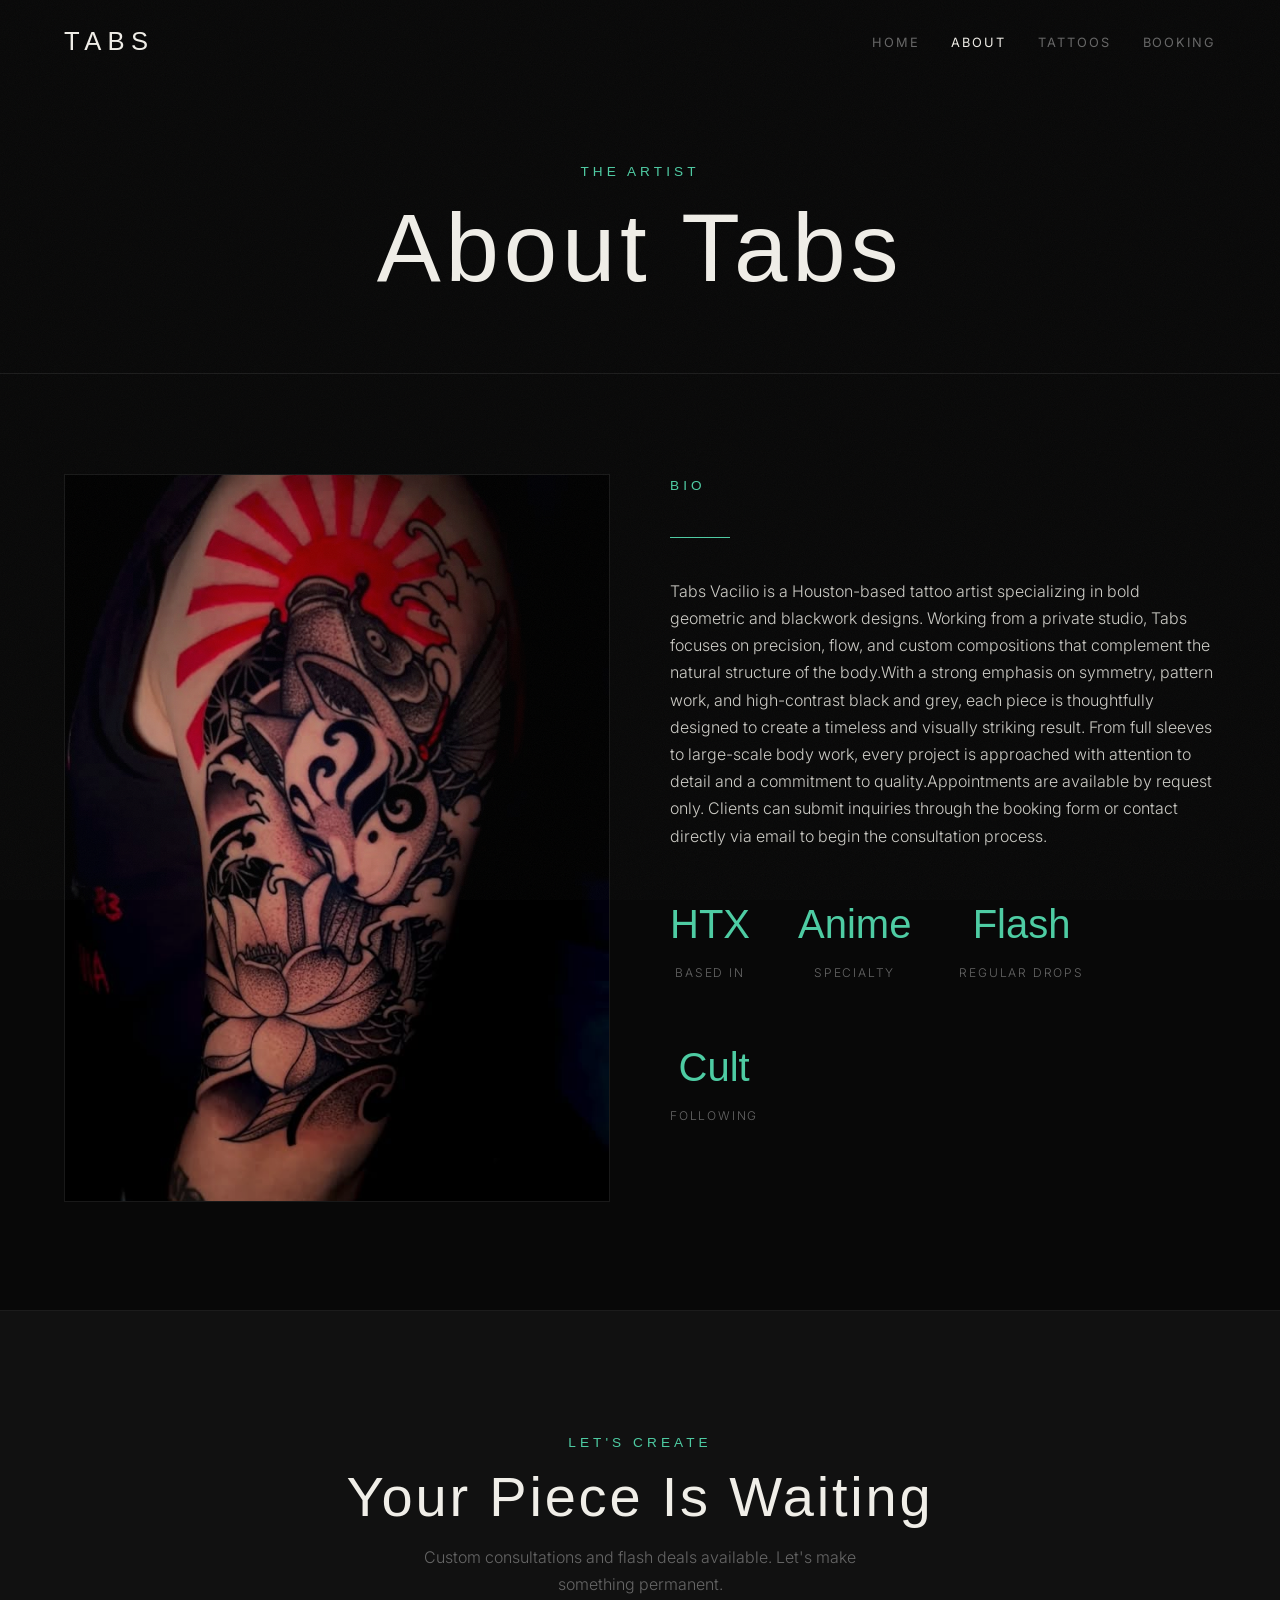
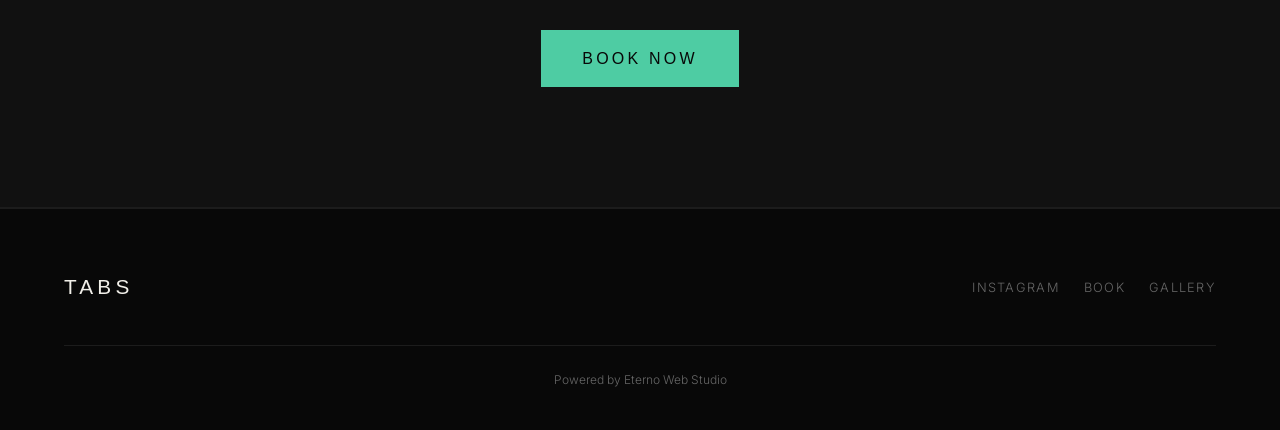
<file: about.html>
<!DOCTYPE html>
<html lang="en">
<head>
  <meta charset="UTF-8">
  <meta name="viewport" content="width=device-width, initial-scale=1.0">
  <title>About — Tabs Vacilio | Anime Tattoo Artist Houston</title>
  <meta name="description" content="Meet Tabs Vacilio — Houston's anime and manga tattoo specialist. Bold linework, stippled shading, and a cult following for a reason.">
  <link rel="preconnect" href="https://fonts.googleapis.com">
  <link rel="preconnect" href="https://fonts.gstatic.com" crossorigin>
  <link href="https://fonts.googleapis.com/css2?family=Cormorant+Garamond:wght@300;400;500;600;700;800;900&family=Inter:wght@300;400;500;600;700;800;900&display=swap" rel="stylesheet">
  <style>
/* ============================================
   TABS VACILIO — Premium Tattoo Artist Site
   Dark streetwear × manga editorial
   ============================================ */

/* --- Reset & Base --- */
*, *::before, *::after { margin: 0; padding: 0; box-sizing: border-box; }

:root {
  --bg: #080808;
  --bg2: #111111;
  --text: #F0EEE8;
  --accent: #4ECCA3;
  --red: #E63946;
  --muted: #666666;
  --divider: #1C1C1C;
  --grain-opacity: 0.035;
}

html { scroll-behavior: smooth; font-size: 16px; }

body {
  font-family: 'Inter', sans-serif;
  font-weight: 300;
  background: var(--bg);
  color: var(--text);
  line-height: 1.7;
  overflow-x: hidden;
  position: relative;
}

/* Film grain overlay */
body::after {
  content: '';
  position: fixed;
  inset: 0;
  pointer-events: none;
  z-index: 9999;
  opacity: var(--grain-opacity);
  background-image: url("data:image/svg+xml,%3Csvg viewBox='0 0 256 256' xmlns='http://www.w3.org/2000/svg'%3E%3Cfilter id='n'%3E%3CfeTurbulence type='fractalNoise' baseFrequency='0.85' numOctaves='4' stitchTiles='stitch'/%3E%3C/filter%3E%3Crect width='100%25' height='100%25' filter='url(%23n)'/%3E%3C/svg%3E");
  background-repeat: repeat;
  background-size: 200px;
}

/* --- Typography --- */
h1, h2, h3, h4, h5 {
  font-family: 'Bebas Neue', sans-serif;
  font-weight: 400;
  letter-spacing: 0.05em;
  line-height: 1.1;
}

h1 { font-size: clamp(3rem, 8vw, 6rem); }
h2 { font-size: clamp(2rem, 5vw, 3.5rem); }
h3 { font-size: clamp(1.4rem, 3vw, 2rem); }

p { font-weight: 300; }

a {
  color: var(--accent);
  text-decoration: none;
  transition: color 0.3s ease;
}
a:hover { color: #fff; }

/* --- Layout --- */
.container {
  max-width: 1200px;
  margin: 0 auto;
  padding: 0 24px;
}

.section {
  padding: 100px 0;
}

.section-label {
  font-family: 'Bebas Neue', sans-serif;
  font-size: 0.85rem;
  letter-spacing: 0.3em;
  text-transform: uppercase;
  color: var(--accent);
  margin-bottom: 12px;
  display: block;
}

.divider {
  width: 60px;
  height: 1px;
  background: var(--accent);
  margin: 40px 0;
}

.divider--center {
  margin-left: auto;
  margin-right: auto;
}

/* --- Navigation --- */
.nav {
  position: fixed;
  top: 0;
  left: 0;
  right: 0;
  z-index: 1000;
  padding: 20px 0;
  transition: background 0.4s ease, padding 0.4s ease;
}

.nav.scrolled {
  background: rgba(8, 8, 8, 0.95);
  backdrop-filter: blur(12px);
  -webkit-backdrop-filter: blur(12px);
  padding: 12px 0;
  border-bottom: 1px solid var(--divider);
}

.nav .container {
  display: flex;
  justify-content: space-between;
  align-items: center;
}

.nav-logo {
  font-family: 'Bebas Neue', sans-serif;
  font-size: 1.6rem;
  letter-spacing: 0.25em;
  color: var(--text);
  text-decoration: none;
}
.nav-logo:hover { color: var(--accent); }

.nav-links {
  list-style: none;
  display: flex;
  gap: 32px;
}

.nav-links a {
  font-family: 'Inter', sans-serif;
  font-weight: 400;
  font-size: 0.8rem;
  letter-spacing: 0.15em;
  text-transform: uppercase;
  color: var(--muted);
  transition: color 0.3s ease;
}
.nav-links a:hover,
.nav-links a.active { color: var(--text); }

/* Hamburger */
.nav-toggle {
  display: none;
  flex-direction: column;
  gap: 5px;
  cursor: pointer;
  background: none;
  border: none;
  padding: 4px;
}
.nav-toggle span {
  display: block;
  width: 24px;
  height: 2px;
  background: var(--text);
  transition: transform 0.3s, opacity 0.3s;
}
.nav-toggle.open span:nth-child(1) { transform: rotate(45deg) translate(5px, 5px); }
.nav-toggle.open span:nth-child(2) { opacity: 0; }
.nav-toggle.open span:nth-child(3) { transform: rotate(-45deg) translate(5px, -5px); }

@media (max-width: 768px) {
  .nav-toggle { display: flex; }
  .nav-links {
    display: none !important;
    position: fixed;
    top: 0; left: 0; right: 0; bottom: 0;
    height: 100vh;
    height: 100dvh;
    background: rgba(8, 8, 8, 1);
    flex-direction: column;
    align-items: center;
    justify-content: center;
    gap: 40px;
    z-index: 999;
  }
  .nav-links.open { display: flex !important; }
  .nav-links a { font-size: 1.2rem; color: var(--text); }
}

/* --- Hero --- */
.hero {
  position: relative;
  height: 100vh;
  min-height: 600px;
  display: flex;
  align-items: flex-end;
  overflow: hidden;
}

.hero-bg {
  position: absolute;
  inset: 0;
  background-size: cover;
  background-position: center;
  filter: brightness(0.4);
  transform: scale(1.05);
  transition: transform 8s ease-out;
}

.hero.loaded .hero-bg { transform: scale(1); }

.hero-overlay {
  position: absolute;
  inset: 0;
  background: linear-gradient(to top, var(--bg) 0%, transparent 50%, rgba(8,8,8,0.3) 100%);
}

.hero-content {
  position: relative;
  z-index: 2;
  padding: 0 24px 80px;
  max-width: 1200px;
  margin: 0 auto;
  width: 100%;
}

.hero-content h1 {
  margin-bottom: 16px;
}

.hero-content h1 .accent { color: var(--accent); }

.hero-tagline {
  font-size: 1.1rem;
  font-weight: 300;
  color: var(--muted);
  max-width: 500px;
  margin-bottom: 32px;
}

/* --- Buttons --- */
.btn {
  display: inline-block;
  font-family: 'Bebas Neue', sans-serif;
  font-size: 1rem;
  letter-spacing: 0.2em;
  padding: 14px 40px;
  border: 1px solid var(--accent);
  color: var(--accent);
  background: transparent;
  cursor: pointer;
  transition: all 0.35s ease;
  text-transform: uppercase;
}
.btn:hover {
  background: var(--accent);
  color: var(--bg);
}

.btn--solid {
  background: var(--accent);
  color: var(--bg);
}
.btn--solid:hover {
  background: transparent;
  color: var(--accent);
}

/* --- Gallery Grid --- */
.gallery-grid {
  display: grid;
  grid-template-columns: repeat(3, 1fr);
  gap: 8px;
}

.gallery-item {
  position: relative;
  overflow: hidden;
  aspect-ratio: 1;
  cursor: pointer;
}

.gallery-item img {
  width: 100%;
  height: 100%;
  object-fit: cover;
  transition: transform 0.6s cubic-bezier(0.25, 0, 0.25, 1), filter 0.4s ease;
  filter: brightness(0.85) saturate(0.9);
}

.gallery-item:hover img {
  transform: scale(1.08);
  filter: brightness(1) saturate(1);
}

.gallery-item::after {
  content: '';
  position: absolute;
  inset: 0;
  border: 2px solid transparent;
  transition: border-color 0.4s ease, box-shadow 0.4s ease;
  pointer-events: none;
}

.gallery-item:hover::after {
  border-color: var(--accent);
  box-shadow: inset 0 0 30px rgba(78, 204, 163, 0.1);
}

@media (max-width: 768px) { .gallery-grid { grid-template-columns: repeat(2, 1fr); } }
@media (max-width: 480px) { .gallery-grid { grid-template-columns: 1fr; } }

/* --- Masonry Gallery --- */
.masonry-grid {
  columns: 3;
  column-gap: 8px;
}
.masonry-item {
  break-inside: avoid;
  margin-bottom: 8px;
  position: relative;
  overflow: hidden;
  cursor: pointer;
}
.masonry-item img {
  width: 100%;
  display: block;
  transition: transform 0.6s cubic-bezier(0.25, 0, 0.25, 1), filter 0.4s ease;
  filter: brightness(0.85) saturate(0.9);
}
.masonry-item:hover img {
  transform: scale(1.05);
  filter: brightness(1) saturate(1);
}
.masonry-item::after {
  content: '';
  position: absolute;
  inset: 0;
  border: 2px solid transparent;
  transition: border-color 0.4s ease, box-shadow 0.4s ease;
  pointer-events: none;
}
.masonry-item:hover::after {
  border-color: var(--accent);
  box-shadow: inset 0 0 30px rgba(78, 204, 163, 0.1);
}

@media (max-width: 768px) { .masonry-grid { columns: 2; } }
@media (max-width: 480px) { .masonry-grid { columns: 1; } }

/* --- Lightbox --- */
.lightbox {
  position: fixed;
  inset: 0;
  z-index: 10000;
  background: rgba(0, 0, 0, 0.95);
  display: flex;
  align-items: center;
  justify-content: center;
  opacity: 0;
  visibility: hidden;
  transition: opacity 0.4s ease, visibility 0.4s ease;
}
.lightbox.active { opacity: 1; visibility: visible; }

.lightbox img {
  max-width: 90vw;
  max-height: 90vh;
  object-fit: contain;
  border: 1px solid var(--divider);
}

.lightbox-close {
  position: absolute;
  top: 24px;
  right: 24px;
  font-size: 2rem;
  color: var(--text);
  cursor: pointer;
  background: none;
  border: none;
  font-family: 'Inter', sans-serif;
  font-weight: 200;
  line-height: 1;
  transition: color 0.3s;
}
.lightbox-close:hover { color: var(--accent); }

.lightbox-nav {
  position: absolute;
  top: 50%;
  transform: translateY(-50%);
  font-size: 2.5rem;
  color: var(--text);
  cursor: pointer;
  background: none;
  border: none;
  padding: 20px;
  transition: color 0.3s;
  font-weight: 200;
}
.lightbox-nav:hover { color: var(--accent); }
.lightbox-prev { left: 12px; }
.lightbox-next { right: 12px; }

/* --- About Page --- */
.about-grid {
  display: grid;
  grid-template-columns: 1fr 1fr;
  gap: 60px;
  align-items: start;
}
.about-portrait {
  width: 100%;
  aspect-ratio: 3/4;
  object-fit: cover;
  filter: brightness(0.9);
  border: 1px solid var(--divider);
}
.about-text p { margin-bottom: 20px; color: rgba(240, 238, 232, 0.85); }

.stats-row {
  display: flex;
  gap: 48px;
  margin-top: 40px;
  flex-wrap: wrap;
}
.stat { text-align: center; }
.stat-number {
  font-family: 'Bebas Neue', sans-serif;
  font-size: 2.5rem;
  color: var(--accent);
  display: block;
}
.stat-label {
  font-size: 0.75rem;
  letter-spacing: 0.15em;
  text-transform: uppercase;
  color: var(--muted);
}

@media (max-width: 768px) {
  .about-grid { grid-template-columns: 1fr; gap: 40px; }
  .stats-row { gap: 32px; }
}

/* --- Booking Form --- */
.booking-grid {
  display: grid;
  grid-template-columns: 1fr 1fr;
  gap: 60px;
}

.form-group { margin-bottom: 24px; }

.form-group label {
  display: block;
  font-size: 0.75rem;
  letter-spacing: 0.15em;
  text-transform: uppercase;
  color: var(--muted);
  margin-bottom: 8px;
}

.form-group input,
.form-group textarea,
.form-group select {
  width: 100%;
  padding: 14px 16px;
  background: var(--bg2);
  border: 1px solid var(--divider);
  color: var(--text);
  font-family: 'Inter', sans-serif;
  font-size: 0.95rem;
  font-weight: 300;
  transition: border-color 0.3s;
  -webkit-appearance: none;
  border-radius: 0;
}
.form-group input:focus,
.form-group textarea:focus,
.form-group select:focus {
  outline: none;
  border-color: var(--accent);
}
.form-group textarea { min-height: 140px; resize: vertical; }

.flash-card {
  background: var(--bg2);
  border: 1px solid var(--divider);
  padding: 32px;
  margin-bottom: 24px;
}
.flash-card h3 { color: var(--accent); margin-bottom: 12px; }
.flash-card .price {
  font-family: 'Bebas Neue', sans-serif;
  font-size: 2.2rem;
  color: var(--text);
}
.flash-card .price-note {
  font-size: 0.85rem;
  color: var(--muted);
}

@media (max-width: 768px) {
  .booking-grid { grid-template-columns: 1fr; }
}

/* --- Testimonials --- */
.testimonial-card {
  background: var(--bg2);
  border: 1px solid var(--divider);
  padding: 40px;
  margin-bottom: 24px;
  position: relative;
}
.testimonial-card::before {
  content: '"';
  font-family: 'Bebas Neue', sans-serif;
  font-size: 6rem;
  color: var(--accent);
  opacity: 0.15;
  position: absolute;
  top: 8px;
  left: 24px;
  line-height: 1;
}
.testimonial-text {
  font-style: italic;
  font-weight: 300;
  margin-bottom: 20px;
  color: rgba(240, 238, 232, 0.85);
  position: relative;
  z-index: 1;
}
.testimonial-author {
  font-size: 0.8rem;
  letter-spacing: 0.15em;
  text-transform: uppercase;
  color: var(--muted);
}

/* --- CTA Section --- */
.cta-section {
  text-align: center;
  padding: 120px 24px;
  background: var(--bg2);
  border-top: 1px solid var(--divider);
  border-bottom: 1px solid var(--divider);
}
.cta-section h2 { margin-bottom: 16px; }
.cta-section p { color: var(--muted); margin-bottom: 32px; max-width: 500px; margin-left: auto; margin-right: auto; }

/* --- Footer --- */
.footer {
  padding: 60px 0 40px;
  border-top: 1px solid var(--divider);
}
.footer-inner {
  display: flex;
  justify-content: space-between;
  align-items: center;
  flex-wrap: wrap;
  gap: 20px;
}
.footer-logo {
  font-family: 'Bebas Neue', sans-serif;
  font-size: 1.3rem;
  letter-spacing: 0.2em;
  color: var(--text);
}
.footer-links {
  display: flex;
  gap: 24px;
  list-style: none;
}
.footer-links a {
  font-size: 0.8rem;
  color: var(--muted);
  letter-spacing: 0.1em;
  text-transform: uppercase;
}
.footer-links a:hover { color: var(--accent); }

.footer-bottom {
  text-align: center;
  margin-top: 40px;
  padding-top: 24px;
  border-top: 1px solid var(--divider);
  font-size: 0.75rem;
  color: var(--muted);
}
.footer-bottom a { color: var(--muted); }
.footer-bottom a:hover { color: var(--accent); }

/* --- Page Header (inner pages) --- */
.page-header {
  padding: 160px 0 60px;
  text-align: center;
  border-bottom: 1px solid var(--divider);
}
.page-header h1 { margin-bottom: 12px; }
.page-header p { color: var(--muted); font-size: 1rem; }

/* --- Scroll Animations --- */
.fade-up {
  opacity: 1;
  transform: none;
  transition: opacity 0.8s cubic-bezier(0.25, 0, 0.25, 1), transform 0.8s cubic-bezier(0.25, 0, 0.25, 1);
}
.fade-up.visible {
  opacity: 1;
  transform: translateY(0);
}

/* --- Utilities --- */
.text-center { text-align: center; }
.mt-60 { margin-top: 60px; }
.mb-40 { margin-bottom: 40px; }
.text-muted { color: var(--muted); }

/* Red accent — used sparingly */
.accent-red { color: var(--red); }

/* Selection */
::selection { background: var(--accent); color: var(--bg); }

</style>
</head>
<body>

  <!-- Navigation -->
  <nav class="nav scrolled">
    <div class="container">
      <a href="index.html" class="nav-logo">TABS</a>
      <button class="nav-toggle" aria-label="Menu">
        <span></span><span></span><span></span>
      </button>
      <ul class="nav-links">
        <li><a href="index.html">Home</a></li>
        <li><a href="about.html" class="active">About</a></li>
        <li><a href="tattoos.html">Tattoos</a></li>
        <li><a href="booking.html">Booking</a></li>
        
      </ul>
    </div>
  </nav>

  <!-- Page Header -->
  <div class="page-header">
    <div class="container">
      <span class="section-label">The Artist</span>
      <h1>About Tabs</h1>
    </div>
  </div>

  <!-- About Content -->
  <section class="section">
    <div class="container">
      <div class="about-grid">
        <div class="fade-up">
          <img src="img/photo_08.jpg" alt="Tabs Vacilio tattoo work" class="about-portrait">
        </div>
        <div class="fade-up">
          <span class="section-label">Bio</span>
          <h2></h2>
          <div class="divider"></div>
          <div class="about-text">
              <p>Tabs Vacilio is a Houston-based tattoo artist specializing in bold geometric and blackwork designs. Working from a private studio, Tabs focuses on precision, flow, and custom compositions that complement the natural structure of the body.With a strong emphasis on symmetry, pattern work, and high-contrast black and grey, each piece is thoughtfully designed to create a timeless and visually striking result. From full sleeves to large-scale body work, every project is approached with attention to detail and a commitment to quality.Appointments are available by request only. Clients can submit inquiries through the booking form or contact directly via email to begin the consultation process.</p>
            </div>
          <div class="stats-row">
            <div class="stat">
              <span class="stat-number">HTX</span>
              <span class="stat-label">Based In</span>
            </div>
            <div class="stat">
              <span class="stat-number">Anime</span>
              <span class="stat-label">Specialty</span>
            </div>
            <div class="stat">
              <span class="stat-number">Flash</span>
              <span class="stat-label">Regular Drops</span>
            </div>
            <div class="stat">
              <span class="stat-number">Cult</span>
              <span class="stat-label">Following</span>
            </div>
          </div>
        </div>
      </div>
    </div>
  </section>

  <!-- CTA -->
  <section class="cta-section">
    <div class="container fade-up">
      <span class="section-label">Let's Create</span>
      <h2>Your Piece Is Waiting</h2>
      <p>Custom consultations and flash deals available. Let's make something permanent.</p>
      <a href="booking.html" class="btn btn--solid">Book Now</a>
    </div>
  </section>

  <!-- Footer -->
  <footer class="footer">
    <div class="container">
      <div class="footer-inner">
        <div class="footer-logo">TABS</div>
        <ul class="footer-links">
          <li><a href="https://instagram.com/tabs___" target="_blank" rel="noopener">Instagram</a></li>
          <li><a href="booking.html">Book</a></li>
          <li><a href="tattoos.html">Gallery</a></li>
        </ul>
      </div>
      <div class="footer-bottom">
        <p>Powered by <a href="https://eternowebstudio.com" target="_blank" rel="noopener">Eterno Web Studio</a></p>
      </div>
    </div>
  </footer>

  <script src="js/main.js"></script>
</body>
</html>
</file>
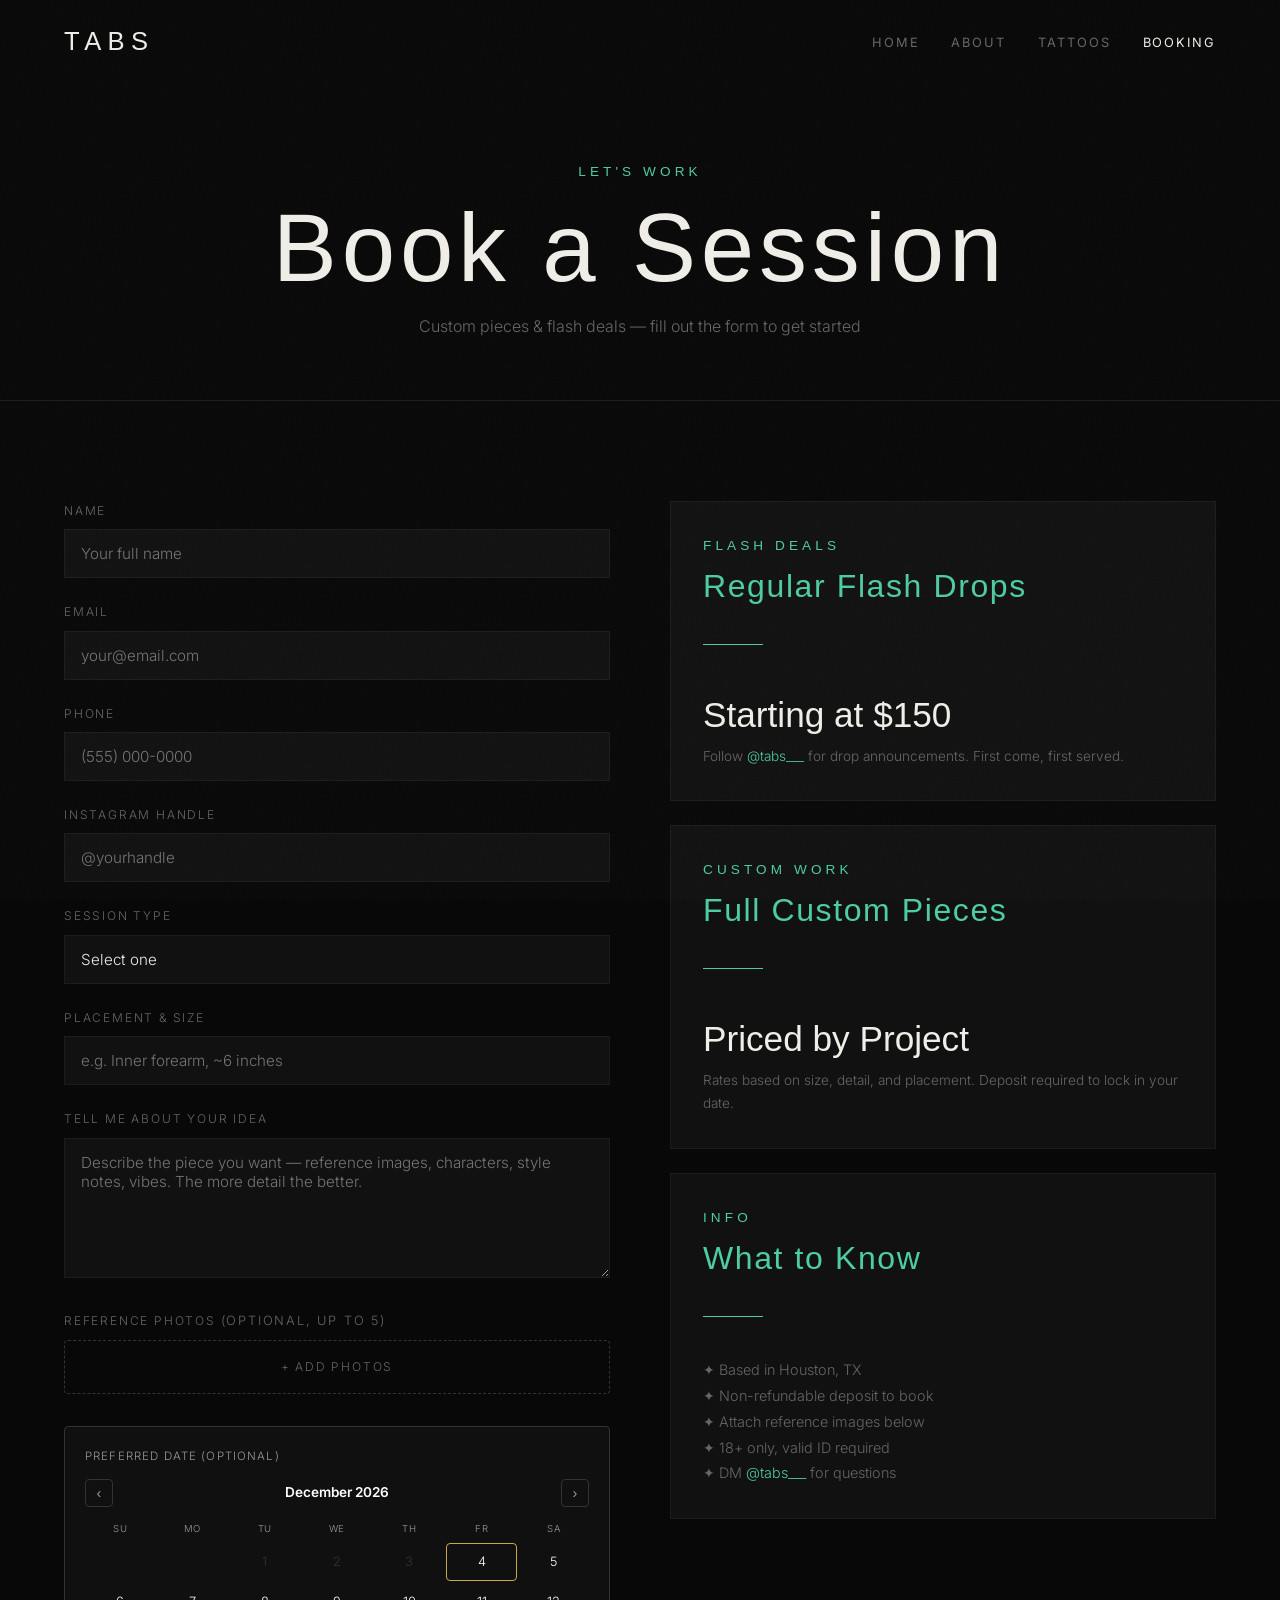
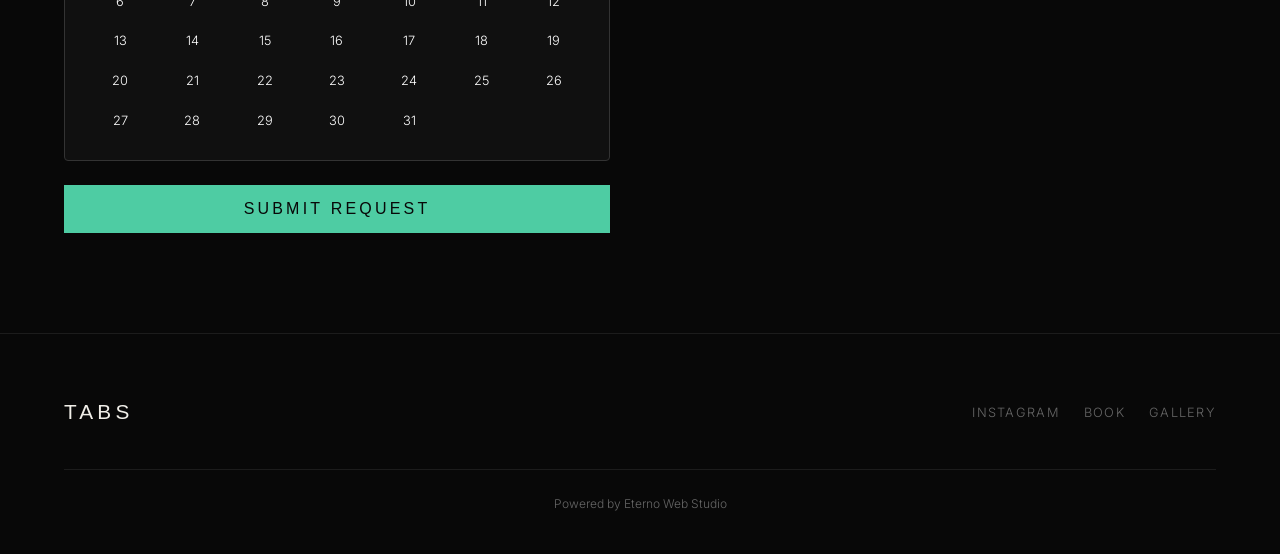
<file: booking.html>
<!DOCTYPE html>
<html lang="en">
<head>
  <meta charset="UTF-8">
  <meta name="viewport" content="width=device-width, initial-scale=1.0">
  <title>Booking — Tabs Vacilio | Schedule Your Tattoo</title>
  <meta name="description" content="Book a tattoo session with Tabs Vacilio in Houston, TX. Custom anime pieces, flash deals, and consultations available.">
  <link rel="preconnect" href="https://fonts.googleapis.com">
  <link rel="preconnect" href="https://fonts.gstatic.com" crossorigin>
  <link href="https://fonts.googleapis.com/css2?family=Cormorant+Garamond:wght@300;400;500;600;700;800;900&family=Inter:wght@300;400;500;600;700;800;900&display=swap" rel="stylesheet">
  <style>
/* ============================================
   TABS VACILIO — Premium Tattoo Artist Site
   Dark streetwear × manga editorial
   ============================================ */

/* --- Reset & Base --- */
*, *::before, *::after { margin: 0; padding: 0; box-sizing: border-box; }

:root {
  --bg: #080808;
  --bg2: #111111;
  --text: #F0EEE8;
  --accent: #4ECCA3;
  --red: #E63946;
  --muted: #666666;
  --divider: #1C1C1C;
  --grain-opacity: 0.035;
}

html { scroll-behavior: smooth; font-size: 16px; }

body {
  font-family: 'Inter', sans-serif;
  font-weight: 300;
  background: var(--bg);
  color: var(--text);
  line-height: 1.7;
  overflow-x: hidden;
  position: relative;
}

/* Film grain overlay */
body::after {
  content: '';
  position: fixed;
  inset: 0;
  pointer-events: none;
  z-index: 9999;
  opacity: var(--grain-opacity);
  background-image: url("data:image/svg+xml,%3Csvg viewBox='0 0 256 256' xmlns='http://www.w3.org/2000/svg'%3E%3Cfilter id='n'%3E%3CfeTurbulence type='fractalNoise' baseFrequency='0.85' numOctaves='4' stitchTiles='stitch'/%3E%3C/filter%3E%3Crect width='100%25' height='100%25' filter='url(%23n)'/%3E%3C/svg%3E");
  background-repeat: repeat;
  background-size: 200px;
}

/* --- Typography --- */
h1, h2, h3, h4, h5 {
  font-family: 'Bebas Neue', sans-serif;
  font-weight: 400;
  letter-spacing: 0.05em;
  line-height: 1.1;
}

h1 { font-size: clamp(3rem, 8vw, 6rem); }
h2 { font-size: clamp(2rem, 5vw, 3.5rem); }
h3 { font-size: clamp(1.4rem, 3vw, 2rem); }

p { font-weight: 300; }

a {
  color: var(--accent);
  text-decoration: none;
  transition: color 0.3s ease;
}
a:hover { color: #fff; }

/* --- Layout --- */
.container {
  max-width: 1200px;
  margin: 0 auto;
  padding: 0 24px;
}

.section {
  padding: 100px 0;
}

.section-label {
  font-family: 'Bebas Neue', sans-serif;
  font-size: 0.85rem;
  letter-spacing: 0.3em;
  text-transform: uppercase;
  color: var(--accent);
  margin-bottom: 12px;
  display: block;
}

.divider {
  width: 60px;
  height: 1px;
  background: var(--accent);
  margin: 40px 0;
}

.divider--center {
  margin-left: auto;
  margin-right: auto;
}

/* --- Navigation --- */
.nav {
  position: fixed;
  top: 0;
  left: 0;
  right: 0;
  z-index: 1000;
  padding: 20px 0;
  transition: background 0.4s ease, padding 0.4s ease;
}

.nav.scrolled {
  background: rgba(8, 8, 8, 0.95);
  backdrop-filter: blur(12px);
  -webkit-backdrop-filter: blur(12px);
  padding: 12px 0;
  border-bottom: 1px solid var(--divider);
}

.nav .container {
  display: flex;
  justify-content: space-between;
  align-items: center;
}

.nav-logo {
  font-family: 'Bebas Neue', sans-serif;
  font-size: 1.6rem;
  letter-spacing: 0.25em;
  color: var(--text);
  text-decoration: none;
}
.nav-logo:hover { color: var(--accent); }

.nav-links {
  list-style: none;
  display: flex;
  gap: 32px;
}

.nav-links a {
  font-family: 'Inter', sans-serif;
  font-weight: 400;
  font-size: 0.8rem;
  letter-spacing: 0.15em;
  text-transform: uppercase;
  color: var(--muted);
  transition: color 0.3s ease;
}
.nav-links a:hover,
.nav-links a.active { color: var(--text); }

/* Hamburger */
.nav-toggle {
  display: none;
  flex-direction: column;
  gap: 5px;
  cursor: pointer;
  background: none;
  border: none;
  padding: 4px;
}
.nav-toggle span {
  display: block;
  width: 24px;
  height: 2px;
  background: var(--text);
  transition: transform 0.3s, opacity 0.3s;
}
.nav-toggle.open span:nth-child(1) { transform: rotate(45deg) translate(5px, 5px); }
.nav-toggle.open span:nth-child(2) { opacity: 0; }
.nav-toggle.open span:nth-child(3) { transform: rotate(-45deg) translate(5px, -5px); }

@media (max-width: 768px) {
  .nav-toggle { display: flex; }
  .nav-links {
    display: none !important;
    position: fixed;
    top: 0; left: 0; right: 0; bottom: 0;
    height: 100vh;
    height: 100dvh;
    background: rgba(8, 8, 8, 1);
    flex-direction: column;
    align-items: center;
    justify-content: center;
    gap: 40px;
    z-index: 999;
  }
  .nav-links.open { display: flex !important; }
  .nav-links a { font-size: 1.2rem; color: var(--text); }
}

/* --- Hero --- */
.hero {
  position: relative;
  height: 100vh;
  min-height: 600px;
  display: flex;
  align-items: flex-end;
  overflow: hidden;
}

.hero-bg {
  position: absolute;
  inset: 0;
  background-size: cover;
  background-position: center;
  filter: brightness(0.4);
  transform: scale(1.05);
  transition: transform 8s ease-out;
}

.hero.loaded .hero-bg { transform: scale(1); }

.hero-overlay {
  position: absolute;
  inset: 0;
  background: linear-gradient(to top, var(--bg) 0%, transparent 50%, rgba(8,8,8,0.3) 100%);
}

.hero-content {
  position: relative;
  z-index: 2;
  padding: 0 24px 80px;
  max-width: 1200px;
  margin: 0 auto;
  width: 100%;
}

.hero-content h1 {
  margin-bottom: 16px;
}

.hero-content h1 .accent { color: var(--accent); }

.hero-tagline {
  font-size: 1.1rem;
  font-weight: 300;
  color: var(--muted);
  max-width: 500px;
  margin-bottom: 32px;
}

/* --- Buttons --- */
.btn {
  display: inline-block;
  font-family: 'Bebas Neue', sans-serif;
  font-size: 1rem;
  letter-spacing: 0.2em;
  padding: 14px 40px;
  border: 1px solid var(--accent);
  color: var(--accent);
  background: transparent;
  cursor: pointer;
  transition: all 0.35s ease;
  text-transform: uppercase;
}
.btn:hover {
  background: var(--accent);
  color: var(--bg);
}

.btn--solid {
  background: var(--accent);
  color: var(--bg);
}
.btn--solid:hover {
  background: transparent;
  color: var(--accent);
}

/* --- Gallery Grid --- */
.gallery-grid {
  display: grid;
  grid-template-columns: repeat(3, 1fr);
  gap: 8px;
}

.gallery-item {
  position: relative;
  overflow: hidden;
  aspect-ratio: 1;
  cursor: pointer;
}

.gallery-item img {
  width: 100%;
  height: 100%;
  object-fit: cover;
  transition: transform 0.6s cubic-bezier(0.25, 0, 0.25, 1), filter 0.4s ease;
  filter: brightness(0.85) saturate(0.9);
}

.gallery-item:hover img {
  transform: scale(1.08);
  filter: brightness(1) saturate(1);
}

.gallery-item::after {
  content: '';
  position: absolute;
  inset: 0;
  border: 2px solid transparent;
  transition: border-color 0.4s ease, box-shadow 0.4s ease;
  pointer-events: none;
}

.gallery-item:hover::after {
  border-color: var(--accent);
  box-shadow: inset 0 0 30px rgba(78, 204, 163, 0.1);
}

@media (max-width: 768px) { .gallery-grid { grid-template-columns: repeat(2, 1fr); } }
@media (max-width: 480px) { .gallery-grid { grid-template-columns: 1fr; } }

/* --- Masonry Gallery --- */
.masonry-grid {
  columns: 3;
  column-gap: 8px;
}
.masonry-item {
  break-inside: avoid;
  margin-bottom: 8px;
  position: relative;
  overflow: hidden;
  cursor: pointer;
}
.masonry-item img {
  width: 100%;
  display: block;
  transition: transform 0.6s cubic-bezier(0.25, 0, 0.25, 1), filter 0.4s ease;
  filter: brightness(0.85) saturate(0.9);
}
.masonry-item:hover img {
  transform: scale(1.05);
  filter: brightness(1) saturate(1);
}
.masonry-item::after {
  content: '';
  position: absolute;
  inset: 0;
  border: 2px solid transparent;
  transition: border-color 0.4s ease, box-shadow 0.4s ease;
  pointer-events: none;
}
.masonry-item:hover::after {
  border-color: var(--accent);
  box-shadow: inset 0 0 30px rgba(78, 204, 163, 0.1);
}

@media (max-width: 768px) { .masonry-grid { columns: 2; } }
@media (max-width: 480px) { .masonry-grid { columns: 1; } }

/* --- Lightbox --- */
.lightbox {
  position: fixed;
  inset: 0;
  z-index: 10000;
  background: rgba(0, 0, 0, 0.95);
  display: flex;
  align-items: center;
  justify-content: center;
  opacity: 0;
  visibility: hidden;
  transition: opacity 0.4s ease, visibility 0.4s ease;
}
.lightbox.active { opacity: 1; visibility: visible; }

.lightbox img {
  max-width: 90vw;
  max-height: 90vh;
  object-fit: contain;
  border: 1px solid var(--divider);
}

.lightbox-close {
  position: absolute;
  top: 24px;
  right: 24px;
  font-size: 2rem;
  color: var(--text);
  cursor: pointer;
  background: none;
  border: none;
  font-family: 'Inter', sans-serif;
  font-weight: 200;
  line-height: 1;
  transition: color 0.3s;
}
.lightbox-close:hover { color: var(--accent); }

.lightbox-nav {
  position: absolute;
  top: 50%;
  transform: translateY(-50%);
  font-size: 2.5rem;
  color: var(--text);
  cursor: pointer;
  background: none;
  border: none;
  padding: 20px;
  transition: color 0.3s;
  font-weight: 200;
}
.lightbox-nav:hover { color: var(--accent); }
.lightbox-prev { left: 12px; }
.lightbox-next { right: 12px; }

/* --- About Page --- */
.about-grid {
  display: grid;
  grid-template-columns: 1fr 1fr;
  gap: 60px;
  align-items: start;
}
.about-portrait {
  width: 100%;
  aspect-ratio: 3/4;
  object-fit: cover;
  filter: brightness(0.9);
  border: 1px solid var(--divider);
}
.about-text p { margin-bottom: 20px; color: rgba(240, 238, 232, 0.85); }

.stats-row {
  display: flex;
  gap: 48px;
  margin-top: 40px;
  flex-wrap: wrap;
}
.stat { text-align: center; }
.stat-number {
  font-family: 'Bebas Neue', sans-serif;
  font-size: 2.5rem;
  color: var(--accent);
  display: block;
}
.stat-label {
  font-size: 0.75rem;
  letter-spacing: 0.15em;
  text-transform: uppercase;
  color: var(--muted);
}

@media (max-width: 768px) {
  .about-grid { grid-template-columns: 1fr; gap: 40px; }
  .stats-row { gap: 32px; }
}

/* --- Booking Form --- */
.booking-grid {
  display: grid;
  grid-template-columns: 1fr 1fr;
  gap: 60px;
}

.form-group { margin-bottom: 24px; }

.form-group label {
  display: block;
  font-size: 0.75rem;
  letter-spacing: 0.15em;
  text-transform: uppercase;
  color: var(--muted);
  margin-bottom: 8px;
}

.form-group input,
.form-group textarea,
.form-group select {
  width: 100%;
  padding: 14px 16px;
  background: var(--bg2);
  border: 1px solid var(--divider);
  color: var(--text);
  font-family: 'Inter', sans-serif;
  font-size: 0.95rem;
  font-weight: 300;
  transition: border-color 0.3s;
  -webkit-appearance: none;
  border-radius: 0;
}
.form-group input:focus,
.form-group textarea:focus,
.form-group select:focus {
  outline: none;
  border-color: var(--accent);
}
.form-group textarea { min-height: 140px; resize: vertical; }

.flash-card {
  background: var(--bg2);
  border: 1px solid var(--divider);
  padding: 32px;
  margin-bottom: 24px;
}
.flash-card h3 { color: var(--accent); margin-bottom: 12px; }
.flash-card .price {
  font-family: 'Bebas Neue', sans-serif;
  font-size: 2.2rem;
  color: var(--text);
}
.flash-card .price-note {
  font-size: 0.85rem;
  color: var(--muted);
}

@media (max-width: 768px) {
  .booking-grid { grid-template-columns: 1fr; }
}

/* --- Testimonials --- */
.testimonial-card {
  background: var(--bg2);
  border: 1px solid var(--divider);
  padding: 40px;
  margin-bottom: 24px;
  position: relative;
}
.testimonial-card::before {
  content: '"';
  font-family: 'Bebas Neue', sans-serif;
  font-size: 6rem;
  color: var(--accent);
  opacity: 0.15;
  position: absolute;
  top: 8px;
  left: 24px;
  line-height: 1;
}
.testimonial-text {
  font-style: italic;
  font-weight: 300;
  margin-bottom: 20px;
  color: rgba(240, 238, 232, 0.85);
  position: relative;
  z-index: 1;
}
.testimonial-author {
  font-size: 0.8rem;
  letter-spacing: 0.15em;
  text-transform: uppercase;
  color: var(--muted);
}

/* --- CTA Section --- */
.cta-section {
  text-align: center;
  padding: 120px 24px;
  background: var(--bg2);
  border-top: 1px solid var(--divider);
  border-bottom: 1px solid var(--divider);
}
.cta-section h2 { margin-bottom: 16px; }
.cta-section p { color: var(--muted); margin-bottom: 32px; max-width: 500px; margin-left: auto; margin-right: auto; }

/* --- Footer --- */
.footer {
  padding: 60px 0 40px;
  border-top: 1px solid var(--divider);
}
.footer-inner {
  display: flex;
  justify-content: space-between;
  align-items: center;
  flex-wrap: wrap;
  gap: 20px;
}
.footer-logo {
  font-family: 'Bebas Neue', sans-serif;
  font-size: 1.3rem;
  letter-spacing: 0.2em;
  color: var(--text);
}
.footer-links {
  display: flex;
  gap: 24px;
  list-style: none;
}
.footer-links a {
  font-size: 0.8rem;
  color: var(--muted);
  letter-spacing: 0.1em;
  text-transform: uppercase;
}
.footer-links a:hover { color: var(--accent); }

.footer-bottom {
  text-align: center;
  margin-top: 40px;
  padding-top: 24px;
  border-top: 1px solid var(--divider);
  font-size: 0.75rem;
  color: var(--muted);
}
.footer-bottom a { color: var(--muted); }
.footer-bottom a:hover { color: var(--accent); }

/* --- Page Header (inner pages) --- */
.page-header {
  padding: 160px 0 60px;
  text-align: center;
  border-bottom: 1px solid var(--divider);
}
.page-header h1 { margin-bottom: 12px; }
.page-header p { color: var(--muted); font-size: 1rem; }

/* --- Scroll Animations --- */
.fade-up {
  opacity: 1;
  transform: none;
  transition: opacity 0.8s cubic-bezier(0.25, 0, 0.25, 1), transform 0.8s cubic-bezier(0.25, 0, 0.25, 1);
}
.fade-up.visible {
  opacity: 1;
  transform: translateY(0);
}

/* --- Utilities --- */
.text-center { text-align: center; }
.mt-60 { margin-top: 60px; }
.mb-40 { margin-bottom: 40px; }
.text-muted { color: var(--muted); }

/* Red accent — used sparingly */
.accent-red { color: var(--red); }

/* Selection */
::selection { background: var(--accent); color: var(--bg); }

</style>
<style>
  .ref-upload { margin-top: 8px; }
    .ref-upload-label{display:block;padding:16px;border:1px dashed var(--border,#333);border-radius:4px;text-align:center;cursor:pointer;color:var(--dim,#999);font-size:.82rem;transition:border-color .2s}
    .ref-upload-label:hover{border-color:var(--gold,#C9A84C);color:var(--gold,#C9A84C)}
    .ref-previews{display:flex;gap:8px;flex-wrap:wrap;margin-top:8px}
    .ref-preview{position:relative;width:64px;height:64px;border-radius:6px;overflow:hidden;border:1px solid var(--divider,#333)}
    .ref-preview img{width:100%;height:100%;object-fit:cover}
    .ref-preview-remove{position:absolute;top:2px;right:2px;width:18px;height:18px;background:rgba(0,0,0,0.7);color:#fff;border:none;border-radius:50%;font-size:10px;cursor:pointer;display:flex;align-items:center;justify-content:center;line-height:1}
    .datetime-section{margin-bottom:24px;padding:20px;background:rgba(255,255,255,0.03);border:1px solid var(--border,#333);border-radius:4px}
    .datetime-label{font-size:.72rem;letter-spacing:.1em;text-transform:uppercase;color:var(--dim,#999);margin-bottom:12px}
    .avail-ok{color:var(--gold,#C9A84C)}.avail-closed{color:#ff6b6b}
    .busy-slot{display:inline-block;background:rgba(200,50,50,.15);color:#ff6b6b;padding:2px 8px;border-radius:4px;font-size:.75rem;margin:2px 4px 2px 0}
    .slot-btn{flex:1;padding:12px 16px;background:var(--charcoal,#1a1a1a);border:1px solid var(--border,#333);color:var(--dim,#999);font-size:.82rem;font-weight:500;cursor:pointer;border-radius:4px;transition:all .2s;font-family:inherit}
    .slot-btn:hover{border-color:var(--gold,#C9A84C);color:var(--white,#fff)}
    .slot-btn.slot-active{background:var(--gold,#C9A84C);color:#000;border-color:var(--gold,#C9A84C);font-weight:600}
    .cal-header{display:flex;align-items:center;justify-content:space-between;margin-bottom:10px}
    .cal-header span{font-size:.85rem;font-weight:600;color:var(--white,#fff)}
    .cal-header button{background:none;border:1px solid var(--border,#333);color:var(--dim,#999);width:28px;height:28px;border-radius:4px;cursor:pointer;font-size:.9rem;display:flex;align-items:center;justify-content:center;transition:border-color .2s}
    .cal-header button:hover{border-color:var(--gold,#C9A84C);color:var(--gold,#C9A84C)}
    .cal-grid{display:grid;grid-template-columns:repeat(7,1fr);gap:2px;text-align:center}
    .cal-grid .cal-dow{font-size:.6rem;color:var(--dim,#999);text-transform:uppercase;letter-spacing:.05em;padding:4px 0}
    .cal-grid .cal-day{padding:7px 0;font-size:.8rem;border-radius:4px;cursor:pointer;color:var(--white,#fff);transition:all .15s;border:1px solid transparent}
    .cal-grid .cal-day:hover:not(.cal-disabled):not(.cal-selected){background:rgba(255,255,255,.06);border-color:var(--border,#333)}
    .cal-grid .cal-day.cal-selected{background:var(--gold,#C9A84C);color:#000;font-weight:600}
    .cal-grid .cal-day.cal-disabled{color:var(--border,#333);cursor:default}
    .cal-grid .cal-day.cal-today:not(.cal-selected){border-color:var(--gold,#C9A84C)}
    .cal-grid .cal-day.cal-empty{cursor:default}
    .cal-selected-display{margin-top:8px;font-size:.82rem;color:var(--gold,#C9A84C)}
  </style>
</head>
<body>

  <!-- Navigation -->
  <nav class="nav scrolled">
    <div class="container">
      <a href="index.html" class="nav-logo">TABS</a>
      <button class="nav-toggle" aria-label="Menu">
        <span></span><span></span><span></span>
      </button>
      <ul class="nav-links">
        <li><a href="index.html">Home</a></li>
        <li><a href="about.html">About</a></li>
        <li><a href="tattoos.html">Tattoos</a></li>
        <li><a href="booking.html" class="active">Booking</a></li>
        
      </ul>
    </div>
  </nav>

  <!-- Page Header -->
  <div class="page-header">
    <div class="container">
      <span class="section-label">Let's Work</span>
      <h1>Book a Session</h1>
      <p>Custom pieces &amp; flash deals — fill out the form to get started</p>
    </div>
  </div>

  <!-- Booking Content -->
  <section class="section">
    <div class="container">
      <div class="booking-grid">

        <!-- Form -->
        <div class="fade-up">
          <form onsubmit="handleBooking(event)">
            <div class="form-group">
              <label for="name">Name</label>
              <input type="text" id="name" name="name" placeholder="Your full name" required>
            </div>
            <div class="form-group">
              <label for="email">Email</label>
              <input type="email" id="email" name="email" placeholder="your@email.com" required>
            </div>
            <div class="form-group">
              <label for="phone">Phone</label>
              <input type="tel" id="phone" name="phone" placeholder="(555) 000-0000">
            </div>
            <div class="form-group">
              <label for="instagram">Instagram Handle</label>
              <input type="text" id="instagram" name="instagram" placeholder="@yourhandle">
            </div>
            <div class="form-group">
              <label for="type">Session Type</label>
              <select id="type" name="type" required>
                <option value="" disabled selected>Select one</option>
                <option value="custom">Custom Piece</option>
                <option value="flash">Flash Design</option>
                <option value="coverup">Cover-Up</option>
                <option value="consultation">Consultation Only</option>
              </select>
            </div>
            <div class="form-group">
              <label for="placement">Placement &amp; Size</label>
              <input type="text" id="placement" name="placement" placeholder="e.g. Inner forearm, ~6 inches">
            </div>
            <div class="form-group">
              <label for="description">Tell Me About Your Idea</label>
              <textarea id="description" name="description" placeholder="Describe the piece you want — reference images, characters, style notes, vibes. The more detail the better." required></textarea>
            </div>
            
            <div class="form-group">
              <label>Reference Photos <span style="font-weight:300;color:var(--muted,#999);font-size:0.8rem;">(optional, up to 5)</span></label>
              <div class="ref-upload">
                <label class="ref-upload-label" for="ref-photos">+ Add Photos</label>
                <input type="file" id="ref-photos" accept="image/*" multiple style="display:none;" onchange="handleRefPhotos(this)">
              </div>
              <div id="ref-previews" class="ref-previews"></div>
            </div>
<div class="datetime-section">
            <p class="datetime-label">Preferred Date (optional)</p>
            <input type="hidden" name="requestedDate" id="reqDate">
            <input type="hidden" name="requestedTime" id="reqTime">
            <div id="calWidget"></div>
            <div id="availInfo" style="display:none;margin-top:10px;font-size:0.82rem;"></div>
            <div id="slotPicker" style="display:none;margin-top:12px;">
              <p style="font-size:0.72rem;letter-spacing:0.1em;text-transform:uppercase;color:var(--dim,#999);margin-bottom:8px;">Preferred Time</p>
              <div style="display:flex;gap:10px;">
                <button type="button" class="slot-btn" id="slotEarly" onclick="window.__pickSlot('early')">Morning / Early</button>
                <button type="button" class="slot-btn" id="slotLate" onclick="window.__pickSlot('late')">Afternoon / Late</button>
              </div>
            </div>
          </div>
            <button type="submit" class="btn btn--solid" style="width: 100%;">Submit Request</button>
          </form>
          <script>
          
          var refPhotos = [];
          function handleRefPhotos(input) {
            var files = Array.from(input.files || []);
            var remaining = 5 - refPhotos.length;
            files.slice(0, remaining).forEach(function(file) {
              if (file.size > 10 * 1024 * 1024) return; // skip >10MB
              var reader = new FileReader();
              reader.onload = function(e) {
                // Compress via canvas
                var img = new Image();
                img.onload = function() {
                  var canvas = document.createElement('canvas');
                  var maxDim = 800;
                  var w = img.width, h = img.height;
                  if (w > maxDim || h > maxDim) {
                    if (w > h) { h = Math.round(h * maxDim / w); w = maxDim; }
                    else { w = Math.round(w * maxDim / h); h = maxDim; }
                  }
                  canvas.width = w; canvas.height = h;
                  canvas.getContext('2d').drawImage(img, 0, 0, w, h);
                  var compressed = canvas.toDataURL('image/jpeg', 0.7);
                  refPhotos.push(compressed);
                  renderRefPreviews();
                };
                img.src = e.target.result;
              };
              reader.readAsDataURL(file);
            });
            input.value = '';
          }
          function renderRefPreviews() {
            var container = document.getElementById('ref-previews');
            container.innerHTML = '';
            refPhotos.forEach(function(photo, i) {
              var div = document.createElement('div');
              div.className = 'ref-preview';
              div.innerHTML = '<img src="' + photo + '" alt="Reference"><button class="ref-preview-remove" onclick="removeRefPhoto(' + i + ')">&times;</button>';
              container.appendChild(div);
            });
            // Hide/show add button
            var label = document.querySelector('.ref-upload-label');
            if (label) label.style.display = refPhotos.length >= 5 ? 'none' : '';
          }
          function removeRefPhoto(i) { refPhotos.splice(i, 1); renderRefPreviews(); }

          async function handleBooking(e) {
            e.preventDefault();
            var btn = e.target.querySelector('button[type="submit"]');
            var origText = btn.textContent;
            btn.disabled = true;
            btn.textContent = 'Sending...';
            try {
              var name = document.getElementById('name').value.trim();
              var email = document.getElementById('email').value.trim();
              var phone = (document.getElementById('phone') || {}).value || '';
              var service = (document.getElementById('type') || {}).value || '';
              var message = document.getElementById('description').value.trim();
              if (!name || !email || !message) { alert('Please fill in all required fields.'); btn.disabled = false; btn.textContent = origText; return; }
              var res = await fetch('https://curious-lemming-262.convex.site/api/booking/submit', {
                method: 'POST',
                headers: { 'Content-Type': 'application/json' },
                body: JSON.stringify({ slug: 'tabs', name: name, email: email, phone: phone || undefined, service: service || undefined, message: message, referencePhotos: refPhotos.length > 0 ? refPhotos : undefined })
              });
              if (!res.ok) throw new Error('Network error');
              e.target.reset();
              btn.textContent = '\u2713 Sent!';
              setTimeout(function() { btn.textContent = origText; btn.disabled = false; }, 3000);
            } catch(err) {
              alert('Something went wrong. Please try again.');
              btn.textContent = origText;
              btn.disabled = false;
            }
          }
          </script>
        </div>

        <!-- Sidebar Info -->
        <div class="fade-up">
          <div class="flash-card">
            <span class="section-label">Flash Deals</span>
            <h3>Regular Flash Drops</h3>
            <div class="divider"></div>
            <p class="price">Starting at $150</p>
            <p class="price-note">Follow <a href="https://instagram.com/tabs___" target="_blank" rel="noopener">@tabs___</a> for drop announcements. First come, first served.</p>
          </div>

          <div class="flash-card">
            <span class="section-label">Custom Work</span>
            <h3>Full Custom Pieces</h3>
            <div class="divider"></div>
            <p class="price">Priced by Project</p>
            <p class="price-note">Rates based on size, detail, and placement. Deposit required to lock in your date.</p>
          </div>

          <div class="flash-card">
            <span class="section-label">Info</span>
            <h3>What to Know</h3>
            <div class="divider"></div>
            <p style="color: var(--muted); font-size: 0.9rem; line-height: 1.8;">
              ✦ Based in Houston, TX<br>
              ✦ Non-refundable deposit to book<br>
              ✦ Attach reference images below<br>
              ✦ 18+ only, valid ID required<br>
              ✦ DM <a href="https://instagram.com/tabs___" target="_blank" rel="noopener">@tabs___</a> for questions
            </p>
          </div>
        </div>

      </div>
    </div>
  </section>

  <!-- Footer -->
  <footer class="footer">
    <div class="container">
      <div class="footer-inner">
        <div class="footer-logo">TABS</div>
        <ul class="footer-links">
          <li><a href="https://instagram.com/tabs___" target="_blank" rel="noopener">Instagram</a></li>
          <li><a href="booking.html">Book</a></li>
          <li><a href="tattoos.html">Gallery</a></li>
        </ul>
      </div>
      <div class="footer-bottom">
        <p>Powered by <a href="https://eternowebstudio.com" target="_blank" rel="noopener">Eterno Web Studio</a></p>
      </div>
    </div>
  </footer>

  <script src="js/main.js"></script>
<script>
(function(){var h=document.getElementById('reqDate');var ai=document.getElementById('availInfo');var cw=document.getElementById('calWidget');if(!h||!cw)return;
var td=new Date();td.setHours(0,0,0,0);var vY=td.getFullYear(),vM=td.getMonth(),sel=null;
var D=['Su','Mo','Tu','We','Th','Fr','Sa'],M=['January','February','March','April','May','June','July','August','September','October','November','December'];
function p(n){return n<10?'0'+n:''+n}function f(y,m,d){return y+'-'+p(m+1)+'-'+p(d)}
function r(){var fi=new Date(vY,vM,1),sd=fi.getDay(),dm=new Date(vY,vM+1,0).getDate();
var o='<div class="cal-header"><button type="button" onclick="window.__calPrev()">&#8249;</button><span>'+M[vM]+' '+vY+'</span><button type="button" onclick="window.__calNext()">&#8250;</button></div><div class="cal-grid">';
D.forEach(function(d){o+='<div class="cal-dow">'+d+'</div>'});for(var i=0;i<sd;i++)o+='<div class="cal-day cal-empty"></div>';
for(var d=1;d<=dm;d++){var ds=f(vY,vM,d),dO=new Date(vY,vM,d),pa=dO<td,it=dO.getTime()===td.getTime(),is=sel===ds,c='cal-day';
if(pa)c+=' cal-disabled';if(it)c+=' cal-today';if(is)c+=' cal-selected';
o+=pa?'<div class="'+c+'">'+d+'</div>':'<div class="'+c+'" onclick="window.__calPick(\''+ds+'\')">'+d+'</div>'}
o+='</div>';if(sel)o+='<div class="cal-selected-display">'+sel+'</div>';cw.innerHTML=o}
window.__calPrev=function(){vM--;if(vM<0){vM=11;vY--}if(vY<td.getFullYear()||(vY===td.getFullYear()&&vM<td.getMonth())){vM=td.getMonth();vY=td.getFullYear()}r()};
window.__calNext=function(){vM++;if(vM>11){vM=0;vY++}var mx=new Date(td);mx.setMonth(mx.getMonth()+6);if(vY>mx.getFullYear()||(vY===mx.getFullYear()&&vM>mx.getMonth())){vM=mx.getMonth();vY=mx.getFullYear()}r()};
window.__calPick=async function(ds){sel=ds;h.value=ds;r();var sp=document.getElementById('slotPicker'),th=document.getElementById('reqTime');
if(sp)sp.style.display='none';if(th)th.value='';document.querySelectorAll('.slot-btn').forEach(function(b){b.classList.remove('slot-active')});
ai.style.display='block';ai.innerHTML='<span style="color:var(--dim,#999)">Checking...</span>';
try{var rs=await fetch('https://curious-lemming-262.convex.site/api/booking/availability?slug=tabs&date='+ds);var d=await rs.json();
if(!d.available){ai.innerHTML='<span class="avail-closed">'+(d.reason==='past'?'Past date':'Closed')+'</span>';return}
var i='<span class="avail-ok">Available</span>';if(d.busySlots&&d.busySlots.length>0)i+=' <span style="font-size:.72rem;color:var(--dim,#999)">('+d.busySlots.length+' appts)</span>';
if(d.fullDayBlocked)i='<span class="avail-closed">Fully booked</span>';else if(sp)sp.style.display='block';ai.innerHTML=i}catch(e){ai.innerHTML='';if(sp)sp.style.display='block'}};
window.__pickSlot=function(s){document.querySelectorAll('.slot-btn').forEach(function(b){b.classList.remove('slot-active')});
document.getElementById(s==='early'?'slotEarly':'slotLate').classList.add('slot-active');
var th=document.getElementById('reqTime');if(th)th.value=s==='early'?'09:00':'14:00'};r()})();
(function(){var of=window.fetch;window.fetch=function(u,o){if(typeof u==='string'&&u.includes('/api/booking/submit')&&o&&o.body){try{var b=JSON.parse(o.body);
var rd=document.getElementById('reqDate'),rt=document.getElementById('reqTime');
if(rd&&rd.value&&rt&&rt.value){b.requestedDate=rd.value;b.requestedTime=rt.value}
if(refPhotos&&refPhotos.length>0)b.referencePhotos=refPhotos;
o=Object.assign({},o,{body:JSON.stringify(b)})}catch(e){}}return of.apply(this,[u,o])}})();
</script>
</body>
</html>
</file>
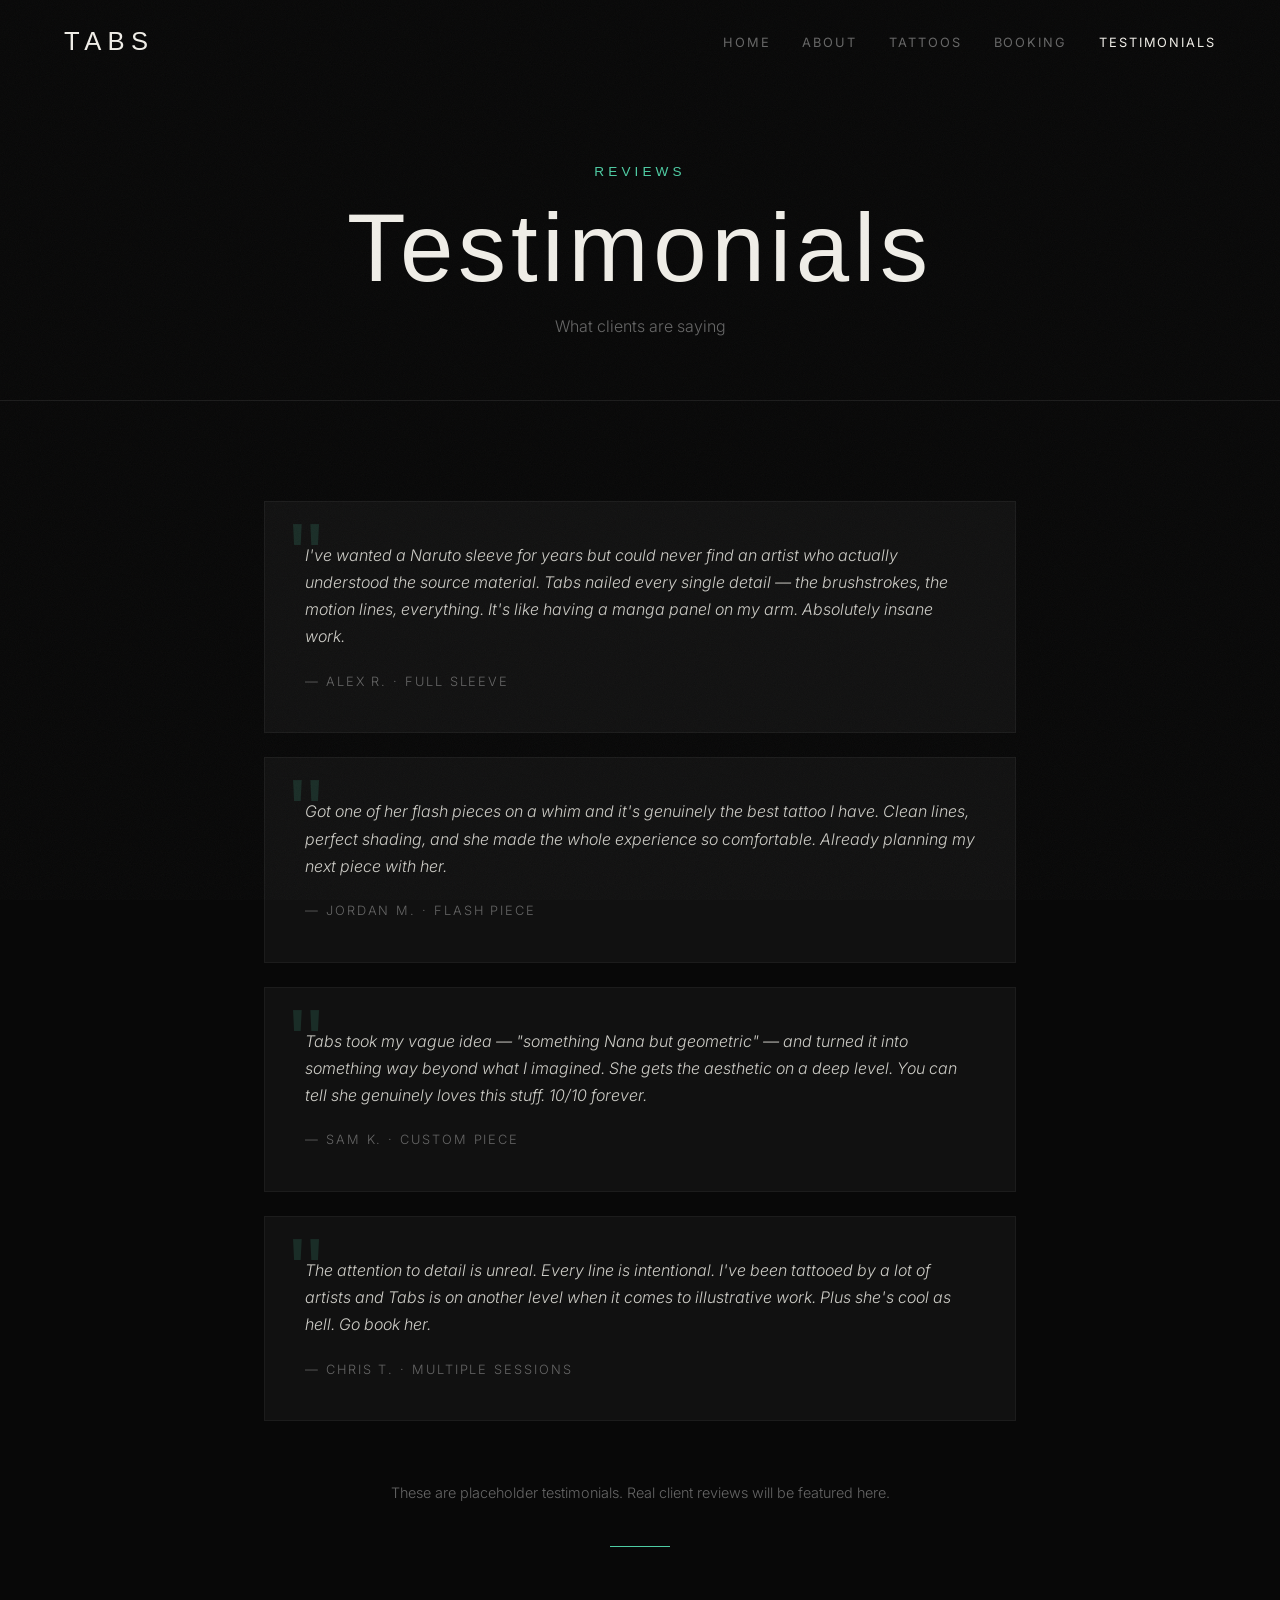
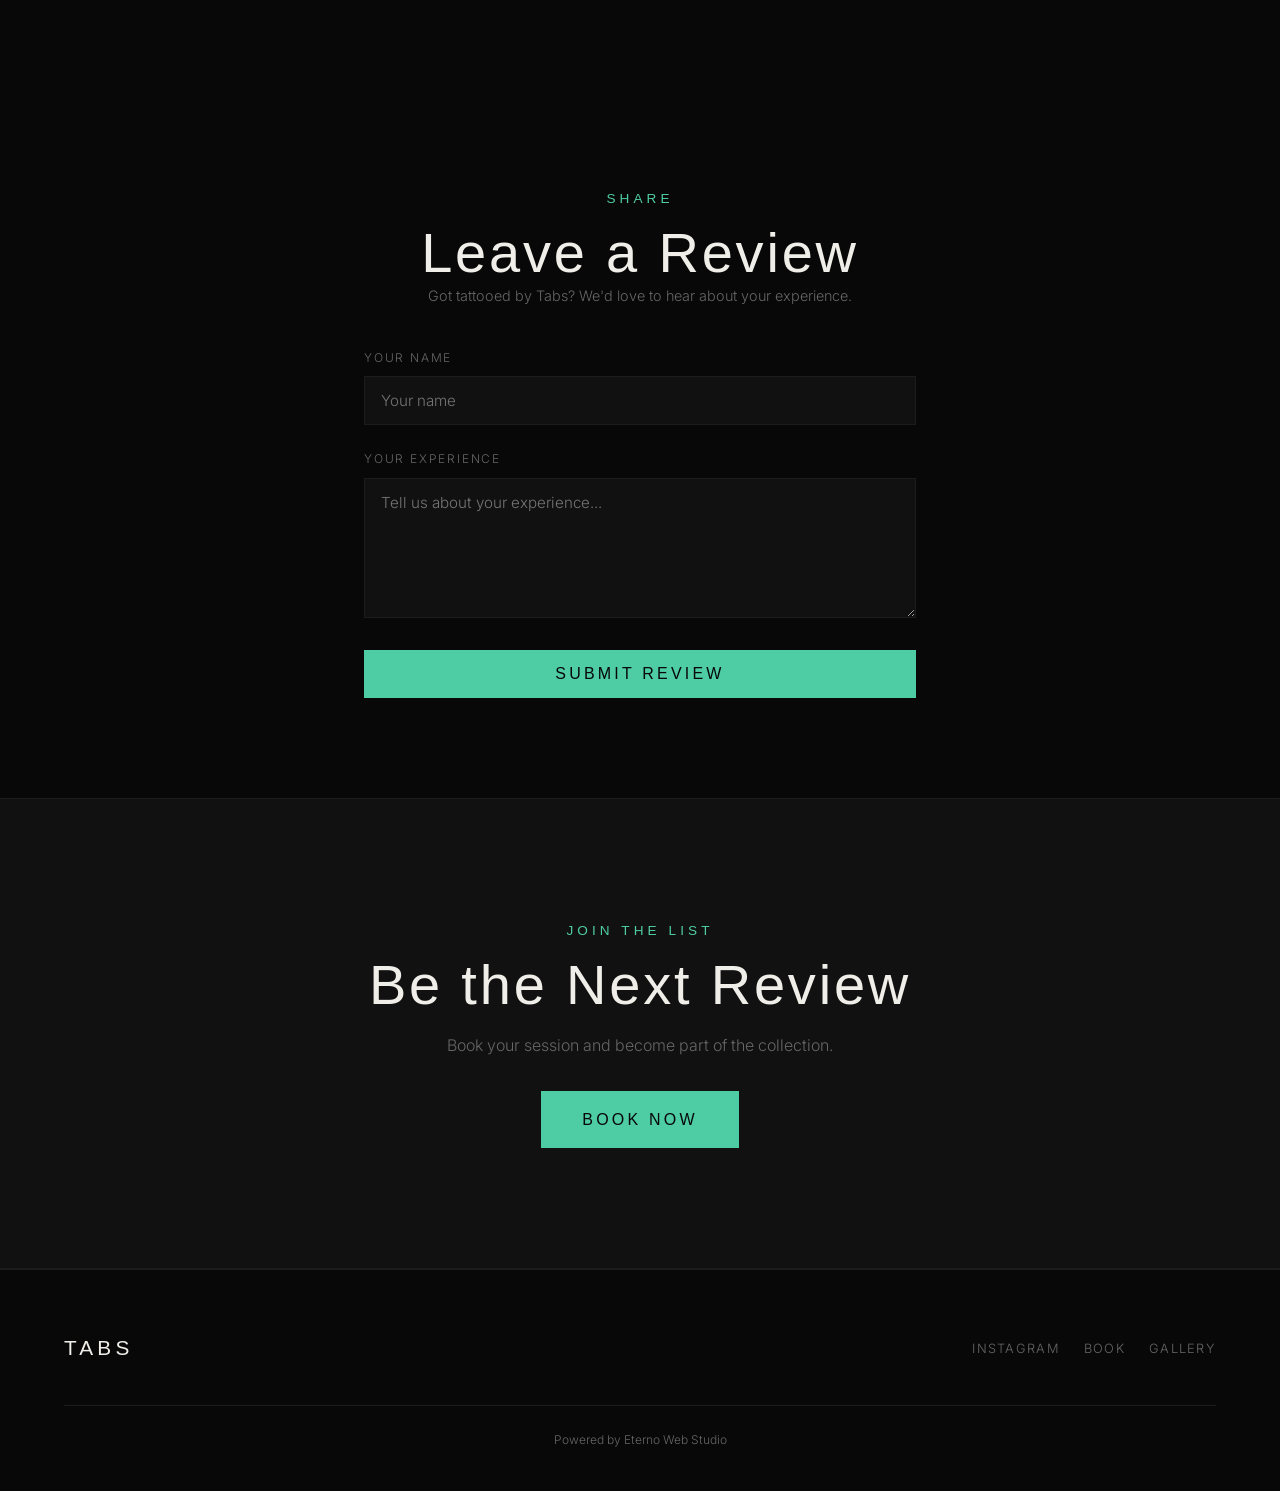
<file: testimonials.html>
<!DOCTYPE html>
<html lang="en">
<head>
  <meta charset="UTF-8">
  <meta name="viewport" content="width=device-width, initial-scale=1.0">
  <title>Testimonials — Tabs Vacilio | Client Reviews</title>
  <meta name="description" content="What clients say about getting tattooed by Tabs Vacilio. Real reviews from real fans.">
  <link rel="preconnect" href="https://fonts.googleapis.com">
  <link rel="preconnect" href="https://fonts.gstatic.com" crossorigin>
  <link href="https://fonts.googleapis.com/css2?family=Cormorant+Garamond:wght@300;400;500;600;700;800;900&family=Inter:wght@300;400;500;600;700;800;900&display=swap" rel="stylesheet">
  <style>
/* ============================================
   TABS VACILIO — Premium Tattoo Artist Site
   Dark streetwear × manga editorial
   ============================================ */

/* --- Reset & Base --- */
*, *::before, *::after { margin: 0; padding: 0; box-sizing: border-box; }

:root {
  --bg: #080808;
  --bg2: #111111;
  --text: #F0EEE8;
  --accent: #4ECCA3;
  --red: #E63946;
  --muted: #666666;
  --divider: #1C1C1C;
  --grain-opacity: 0.035;
}

html { scroll-behavior: smooth; font-size: 16px; }

body {
  font-family: 'Inter', sans-serif;
  font-weight: 300;
  background: var(--bg);
  color: var(--text);
  line-height: 1.7;
  overflow-x: hidden;
  position: relative;
}

/* Film grain overlay */
body::after {
  content: '';
  position: fixed;
  inset: 0;
  pointer-events: none;
  z-index: 9999;
  opacity: var(--grain-opacity);
  background-image: url("data:image/svg+xml,%3Csvg viewBox='0 0 256 256' xmlns='http://www.w3.org/2000/svg'%3E%3Cfilter id='n'%3E%3CfeTurbulence type='fractalNoise' baseFrequency='0.85' numOctaves='4' stitchTiles='stitch'/%3E%3C/filter%3E%3Crect width='100%25' height='100%25' filter='url(%23n)'/%3E%3C/svg%3E");
  background-repeat: repeat;
  background-size: 200px;
}

/* --- Typography --- */
h1, h2, h3, h4, h5 {
  font-family: 'Bebas Neue', sans-serif;
  font-weight: 400;
  letter-spacing: 0.05em;
  line-height: 1.1;
}

h1 { font-size: clamp(3rem, 8vw, 6rem); }
h2 { font-size: clamp(2rem, 5vw, 3.5rem); }
h3 { font-size: clamp(1.4rem, 3vw, 2rem); }

p { font-weight: 300; }

a {
  color: var(--accent);
  text-decoration: none;
  transition: color 0.3s ease;
}
a:hover { color: #fff; }

/* --- Layout --- */
.container {
  max-width: 1200px;
  margin: 0 auto;
  padding: 0 24px;
}

.section {
  padding: 100px 0;
}

.section-label {
  font-family: 'Bebas Neue', sans-serif;
  font-size: 0.85rem;
  letter-spacing: 0.3em;
  text-transform: uppercase;
  color: var(--accent);
  margin-bottom: 12px;
  display: block;
}

.divider {
  width: 60px;
  height: 1px;
  background: var(--accent);
  margin: 40px 0;
}

.divider--center {
  margin-left: auto;
  margin-right: auto;
}

/* --- Navigation --- */
.nav {
  position: fixed;
  top: 0;
  left: 0;
  right: 0;
  z-index: 1000;
  padding: 20px 0;
  transition: background 0.4s ease, padding 0.4s ease;
}

.nav.scrolled {
  background: rgba(8, 8, 8, 0.95);
  backdrop-filter: blur(12px);
  -webkit-backdrop-filter: blur(12px);
  padding: 12px 0;
  border-bottom: 1px solid var(--divider);
}

.nav .container {
  display: flex;
  justify-content: space-between;
  align-items: center;
}

.nav-logo {
  font-family: 'Bebas Neue', sans-serif;
  font-size: 1.6rem;
  letter-spacing: 0.25em;
  color: var(--text);
  text-decoration: none;
}
.nav-logo:hover { color: var(--accent); }

.nav-links {
  list-style: none;
  display: flex;
  gap: 32px;
}

.nav-links a {
  font-family: 'Inter', sans-serif;
  font-weight: 400;
  font-size: 0.8rem;
  letter-spacing: 0.15em;
  text-transform: uppercase;
  color: var(--muted);
  transition: color 0.3s ease;
}
.nav-links a:hover,
.nav-links a.active { color: var(--text); }

/* Hamburger */
.nav-toggle {
  display: none;
  flex-direction: column;
  gap: 5px;
  cursor: pointer;
  background: none;
  border: none;
  padding: 4px;
}
.nav-toggle span {
  display: block;
  width: 24px;
  height: 2px;
  background: var(--text);
  transition: transform 0.3s, opacity 0.3s;
}
.nav-toggle.open span:nth-child(1) { transform: rotate(45deg) translate(5px, 5px); }
.nav-toggle.open span:nth-child(2) { opacity: 0; }
.nav-toggle.open span:nth-child(3) { transform: rotate(-45deg) translate(5px, -5px); }

@media (max-width: 768px) {
  .nav-toggle { display: flex; }
  .nav-links {
    display: none !important;
    position: fixed;
    top: 0; left: 0; right: 0; bottom: 0;
    height: 100vh;
    height: 100dvh;
    background: rgba(8, 8, 8, 1);
    flex-direction: column;
    align-items: center;
    justify-content: center;
    gap: 40px;
    z-index: 999;
  }
  .nav-links.open { display: flex !important; }
  .nav-links a { font-size: 1.2rem; color: var(--text); }
}

/* --- Hero --- */
.hero {
  position: relative;
  height: 100vh;
  min-height: 600px;
  display: flex;
  align-items: flex-end;
  overflow: hidden;
}

.hero-bg {
  position: absolute;
  inset: 0;
  background-size: cover;
  background-position: center;
  filter: brightness(0.4);
  transform: scale(1.05);
  transition: transform 8s ease-out;
}

.hero.loaded .hero-bg { transform: scale(1); }

.hero-overlay {
  position: absolute;
  inset: 0;
  background: linear-gradient(to top, var(--bg) 0%, transparent 50%, rgba(8,8,8,0.3) 100%);
}

.hero-content {
  position: relative;
  z-index: 2;
  padding: 0 24px 80px;
  max-width: 1200px;
  margin: 0 auto;
  width: 100%;
}

.hero-content h1 {
  margin-bottom: 16px;
}

.hero-content h1 .accent { color: var(--accent); }

.hero-tagline {
  font-size: 1.1rem;
  font-weight: 300;
  color: var(--muted);
  max-width: 500px;
  margin-bottom: 32px;
}

/* --- Buttons --- */
.btn {
  display: inline-block;
  font-family: 'Bebas Neue', sans-serif;
  font-size: 1rem;
  letter-spacing: 0.2em;
  padding: 14px 40px;
  border: 1px solid var(--accent);
  color: var(--accent);
  background: transparent;
  cursor: pointer;
  transition: all 0.35s ease;
  text-transform: uppercase;
}
.btn:hover {
  background: var(--accent);
  color: var(--bg);
}

.btn--solid {
  background: var(--accent);
  color: var(--bg);
}
.btn--solid:hover {
  background: transparent;
  color: var(--accent);
}

/* --- Gallery Grid --- */
.gallery-grid {
  display: grid;
  grid-template-columns: repeat(3, 1fr);
  gap: 8px;
}

.gallery-item {
  position: relative;
  overflow: hidden;
  aspect-ratio: 1;
  cursor: pointer;
}

.gallery-item img {
  width: 100%;
  height: 100%;
  object-fit: cover;
  transition: transform 0.6s cubic-bezier(0.25, 0, 0.25, 1), filter 0.4s ease;
  filter: brightness(0.85) saturate(0.9);
}

.gallery-item:hover img {
  transform: scale(1.08);
  filter: brightness(1) saturate(1);
}

.gallery-item::after {
  content: '';
  position: absolute;
  inset: 0;
  border: 2px solid transparent;
  transition: border-color 0.4s ease, box-shadow 0.4s ease;
  pointer-events: none;
}

.gallery-item:hover::after {
  border-color: var(--accent);
  box-shadow: inset 0 0 30px rgba(78, 204, 163, 0.1);
}

@media (max-width: 768px) { .gallery-grid { grid-template-columns: repeat(2, 1fr); } }
@media (max-width: 480px) { .gallery-grid { grid-template-columns: 1fr; } }

/* --- Masonry Gallery --- */
.masonry-grid {
  columns: 3;
  column-gap: 8px;
}
.masonry-item {
  break-inside: avoid;
  margin-bottom: 8px;
  position: relative;
  overflow: hidden;
  cursor: pointer;
}
.masonry-item img {
  width: 100%;
  display: block;
  transition: transform 0.6s cubic-bezier(0.25, 0, 0.25, 1), filter 0.4s ease;
  filter: brightness(0.85) saturate(0.9);
}
.masonry-item:hover img {
  transform: scale(1.05);
  filter: brightness(1) saturate(1);
}
.masonry-item::after {
  content: '';
  position: absolute;
  inset: 0;
  border: 2px solid transparent;
  transition: border-color 0.4s ease, box-shadow 0.4s ease;
  pointer-events: none;
}
.masonry-item:hover::after {
  border-color: var(--accent);
  box-shadow: inset 0 0 30px rgba(78, 204, 163, 0.1);
}

@media (max-width: 768px) { .masonry-grid { columns: 2; } }
@media (max-width: 480px) { .masonry-grid { columns: 1; } }

/* --- Lightbox --- */
.lightbox {
  position: fixed;
  inset: 0;
  z-index: 10000;
  background: rgba(0, 0, 0, 0.95);
  display: flex;
  align-items: center;
  justify-content: center;
  opacity: 0;
  visibility: hidden;
  transition: opacity 0.4s ease, visibility 0.4s ease;
}
.lightbox.active { opacity: 1; visibility: visible; }

.lightbox img {
  max-width: 90vw;
  max-height: 90vh;
  object-fit: contain;
  border: 1px solid var(--divider);
}

.lightbox-close {
  position: absolute;
  top: 24px;
  right: 24px;
  font-size: 2rem;
  color: var(--text);
  cursor: pointer;
  background: none;
  border: none;
  font-family: 'Inter', sans-serif;
  font-weight: 200;
  line-height: 1;
  transition: color 0.3s;
}
.lightbox-close:hover { color: var(--accent); }

.lightbox-nav {
  position: absolute;
  top: 50%;
  transform: translateY(-50%);
  font-size: 2.5rem;
  color: var(--text);
  cursor: pointer;
  background: none;
  border: none;
  padding: 20px;
  transition: color 0.3s;
  font-weight: 200;
}
.lightbox-nav:hover { color: var(--accent); }
.lightbox-prev { left: 12px; }
.lightbox-next { right: 12px; }

/* --- About Page --- */
.about-grid {
  display: grid;
  grid-template-columns: 1fr 1fr;
  gap: 60px;
  align-items: start;
}
.about-portrait {
  width: 100%;
  aspect-ratio: 3/4;
  object-fit: cover;
  filter: brightness(0.9);
  border: 1px solid var(--divider);
}
.about-text p { margin-bottom: 20px; color: rgba(240, 238, 232, 0.85); }

.stats-row {
  display: flex;
  gap: 48px;
  margin-top: 40px;
  flex-wrap: wrap;
}
.stat { text-align: center; }
.stat-number {
  font-family: 'Bebas Neue', sans-serif;
  font-size: 2.5rem;
  color: var(--accent);
  display: block;
}
.stat-label {
  font-size: 0.75rem;
  letter-spacing: 0.15em;
  text-transform: uppercase;
  color: var(--muted);
}

@media (max-width: 768px) {
  .about-grid { grid-template-columns: 1fr; gap: 40px; }
  .stats-row { gap: 32px; }
}

/* --- Booking Form --- */
.booking-grid {
  display: grid;
  grid-template-columns: 1fr 1fr;
  gap: 60px;
}

.form-group { margin-bottom: 24px; }

.form-group label {
  display: block;
  font-size: 0.75rem;
  letter-spacing: 0.15em;
  text-transform: uppercase;
  color: var(--muted);
  margin-bottom: 8px;
}

.form-group input,
.form-group textarea,
.form-group select {
  width: 100%;
  padding: 14px 16px;
  background: var(--bg2);
  border: 1px solid var(--divider);
  color: var(--text);
  font-family: 'Inter', sans-serif;
  font-size: 0.95rem;
  font-weight: 300;
  transition: border-color 0.3s;
  -webkit-appearance: none;
  border-radius: 0;
}
.form-group input:focus,
.form-group textarea:focus,
.form-group select:focus {
  outline: none;
  border-color: var(--accent);
}
.form-group textarea { min-height: 140px; resize: vertical; }

.flash-card {
  background: var(--bg2);
  border: 1px solid var(--divider);
  padding: 32px;
  margin-bottom: 24px;
}
.flash-card h3 { color: var(--accent); margin-bottom: 12px; }
.flash-card .price {
  font-family: 'Bebas Neue', sans-serif;
  font-size: 2.2rem;
  color: var(--text);
}
.flash-card .price-note {
  font-size: 0.85rem;
  color: var(--muted);
}

@media (max-width: 768px) {
  .booking-grid { grid-template-columns: 1fr; }
}

/* --- Testimonials --- */
.testimonial-card {
  background: var(--bg2);
  border: 1px solid var(--divider);
  padding: 40px;
  margin-bottom: 24px;
  position: relative;
}
.testimonial-card::before {
  content: '"';
  font-family: 'Bebas Neue', sans-serif;
  font-size: 6rem;
  color: var(--accent);
  opacity: 0.15;
  position: absolute;
  top: 8px;
  left: 24px;
  line-height: 1;
}
.testimonial-text {
  font-style: italic;
  font-weight: 300;
  margin-bottom: 20px;
  color: rgba(240, 238, 232, 0.85);
  position: relative;
  z-index: 1;
}
.testimonial-author {
  font-size: 0.8rem;
  letter-spacing: 0.15em;
  text-transform: uppercase;
  color: var(--muted);
}

/* --- CTA Section --- */
.cta-section {
  text-align: center;
  padding: 120px 24px;
  background: var(--bg2);
  border-top: 1px solid var(--divider);
  border-bottom: 1px solid var(--divider);
}
.cta-section h2 { margin-bottom: 16px; }
.cta-section p { color: var(--muted); margin-bottom: 32px; max-width: 500px; margin-left: auto; margin-right: auto; }

/* --- Footer --- */
.footer {
  padding: 60px 0 40px;
  border-top: 1px solid var(--divider);
}
.footer-inner {
  display: flex;
  justify-content: space-between;
  align-items: center;
  flex-wrap: wrap;
  gap: 20px;
}
.footer-logo {
  font-family: 'Bebas Neue', sans-serif;
  font-size: 1.3rem;
  letter-spacing: 0.2em;
  color: var(--text);
}
.footer-links {
  display: flex;
  gap: 24px;
  list-style: none;
}
.footer-links a {
  font-size: 0.8rem;
  color: var(--muted);
  letter-spacing: 0.1em;
  text-transform: uppercase;
}
.footer-links a:hover { color: var(--accent); }

.footer-bottom {
  text-align: center;
  margin-top: 40px;
  padding-top: 24px;
  border-top: 1px solid var(--divider);
  font-size: 0.75rem;
  color: var(--muted);
}
.footer-bottom a { color: var(--muted); }
.footer-bottom a:hover { color: var(--accent); }

/* --- Page Header (inner pages) --- */
.page-header {
  padding: 160px 0 60px;
  text-align: center;
  border-bottom: 1px solid var(--divider);
}
.page-header h1 { margin-bottom: 12px; }
.page-header p { color: var(--muted); font-size: 1rem; }

/* --- Scroll Animations --- */
.fade-up {
  opacity: 1;
  transform: none;
  transition: opacity 0.8s cubic-bezier(0.25, 0, 0.25, 1), transform 0.8s cubic-bezier(0.25, 0, 0.25, 1);
}
.fade-up.visible {
  opacity: 1;
  transform: translateY(0);
}

/* --- Utilities --- */
.text-center { text-align: center; }
.mt-60 { margin-top: 60px; }
.mb-40 { margin-bottom: 40px; }
.text-muted { color: var(--muted); }

/* Red accent — used sparingly */
.accent-red { color: var(--red); }

/* Selection */
::selection { background: var(--accent); color: var(--bg); }

</style>
</head>
<body>

  <!-- Navigation -->
  <nav class="nav scrolled">
    <div class="container">
      <a href="index.html" class="nav-logo">TABS</a>
      <button class="nav-toggle" aria-label="Menu">
        <span></span><span></span><span></span>
      </button>
      <ul class="nav-links">
        <li><a href="index.html">Home</a></li>
        <li><a href="about.html">About</a></li>
        <li><a href="tattoos.html">Tattoos</a></li>
        <li><a href="booking.html">Booking</a></li>
        <li><a href="testimonials.html" class="active">Testimonials</a></li>
      </ul>
    </div>
  </nav>

  <!-- Page Header -->
  <div class="page-header">
    <div class="container">
      <span class="section-label">Reviews</span>
      <h1>Testimonials</h1>
      <p>What clients are saying</p>
    </div>
  </div>

  <!-- Testimonials -->
  <section class="section">
    <div class="container" style="max-width: 800px;">

      <div class="testimonial-card fade-up">
        <p class="testimonial-text">I've wanted a Naruto sleeve for years but could never find an artist who actually understood the source material. Tabs nailed every single detail — the brushstrokes, the motion lines, everything. It's like having a manga panel on my arm. Absolutely insane work.</p>
        <p class="testimonial-author">— Alex R. · Full Sleeve</p>
      </div>

      <div class="testimonial-card fade-up">
        <p class="testimonial-text">Got one of her flash pieces on a whim and it's genuinely the best tattoo I have. Clean lines, perfect shading, and she made the whole experience so comfortable. Already planning my next piece with her.</p>
        <p class="testimonial-author">— Jordan M. · Flash Piece</p>
      </div>

      <div class="testimonial-card fade-up">
        <p class="testimonial-text">Tabs took my vague idea — "something Nana but geometric" — and turned it into something way beyond what I imagined. She gets the aesthetic on a deep level. You can tell she genuinely loves this stuff. 10/10 forever.</p>
        <p class="testimonial-author">— Sam K. · Custom Piece</p>
      </div>

      <div class="testimonial-card fade-up">
        <p class="testimonial-text">The attention to detail is unreal. Every line is intentional. I've been tattooed by a lot of artists and Tabs is on another level when it comes to illustrative work. Plus she's cool as hell. Go book her.</p>
        <p class="testimonial-author">— Chris T. · Multiple Sessions</p>
      </div>

      <div class="text-center mt-60 fade-up">
        <p style="color: var(--muted); font-size: 0.9rem; margin-bottom: 24px;">These are placeholder testimonials. Real client reviews will be featured here.</p>
        <div class="divider divider--center"></div>
      </div>

    </div>
  </section>

  <!-- Submit Review -->
  <section class="section">
    <div class="container" style="max-width: 600px;">
      <div class="text-center fade-up" style="margin-bottom: 40px;">
        <span class="section-label">Share</span>
        <h2>Leave a Review</h2>
        <p style="color: var(--muted); font-size: 0.9rem;">Got tattooed by Tabs? We'd love to hear about your experience.</p>
      </div>
      <form onsubmit="submitTestimonial(event)" class="fade-up">
        <div class="form-group">
          <label for="t-name">Your Name</label>
          <input type="text" id="t-name" required placeholder="Your name">
        </div>
        <div class="form-group">
          <label for="t-body">Your Experience</label>
          <textarea id="t-body" rows="5" required placeholder="Tell us about your experience..."></textarea>
        </div>
        <button type="submit" class="btn btn--solid" style="width: 100%;">Submit Review</button>
      </form>
      <script>
      async function submitTestimonial(e) {
        e.preventDefault();
        var btn = e.target.querySelector('button[type="submit"]');
        var origText = btn.textContent;
        btn.disabled = true;
        btn.textContent = 'Sending...';
        try {
          var name = document.getElementById('t-name').value.trim();
          var body = document.getElementById('t-body').value.trim();
          var rating = 5;
          var ratingEl = document.querySelector('input[name="rating"]:checked') || document.getElementById('rating');
          if (ratingEl) rating = parseInt(ratingEl.value) || 5;
          if (!name || !body) { alert('Please fill in your name and review.'); btn.disabled = false; btn.textContent = origText; return; }
          var res = await fetch('https://curious-lemming-262.convex.site/api/testimonials/submit', {
            method: 'POST',
            headers: { 'Content-Type': 'application/json' },
            body: JSON.stringify({ slug: 'tabs', name: name, rating: rating, reviewText: body })
          });
          if (!res.ok) throw new Error('Network error');
          e.target.reset();
          btn.textContent = '\u2713 Thank you!';
          setTimeout(function() { btn.textContent = origText; btn.disabled = false; }, 3000);
        } catch(err) {
          alert('Something went wrong. Please try again.');
          btn.textContent = origText;
          btn.disabled = false;
        }
      }
      </script>
    </div>
  </section>

  <!-- CTA -->
  <section class="cta-section">
    <div class="container fade-up">
      <span class="section-label">Join the List</span>
      <h2>Be the Next Review</h2>
      <p>Book your session and become part of the collection.</p>
      <a href="booking.html" class="btn btn--solid">Book Now</a>
    </div>
  </section>

  <!-- Footer -->
  <footer class="footer">
    <div class="container">
      <div class="footer-inner">
        <div class="footer-logo">TABS</div>
        <ul class="footer-links">
          <li><a href="https://instagram.com/tabs___" target="_blank" rel="noopener">Instagram</a></li>
          <li><a href="booking.html">Book</a></li>
          <li><a href="tattoos.html">Gallery</a></li>
        </ul>
      </div>
      <div class="footer-bottom">
        <p>Powered by <a href="https://eternowebstudio.com" target="_blank" rel="noopener">Eterno Web Studio</a></p>
      </div>
    </div>
  </footer>

  <script src="js/main.js"></script>
<script>
(function(){
  var slug = 'tabs';
  fetch('https://curious-lemming-262.convex.site/api/testimonials/approved?slug=' + slug)
    .then(function(r){ return r.json(); })
    .then(function(data){
      var reviews = data.testimonials || [];
      if(!reviews.length) return;
      var ph = document.getElementById('placeholder-block');
      if(ph) ph.style.display = 'none';
      var grid = document.getElementById('reviews-grid');
      if(!grid) {
        grid = document.createElement('div');
        grid.id = 'reviews-grid';
        grid.className = 'reviews-grid';
        var body = document.querySelector('.testimonials-body') || document.querySelector('.reviews-body');
        if(body) body.insertBefore(grid, body.firstChild);
        else return;
      }
      reviews.forEach(function(r){
        var stars = '';
        for(var i=0;i<(r.rating||5);i++) stars += '★ ';
        var d = new Date(r.createdAt);
        var dateStr = d.toLocaleDateString('en-US',{month:'short',day:'numeric',year:'numeric'});
        var card = document.createElement('div');
        card.className = 'review-card fade-up visible';
        card.innerHTML = '<div class="review-stars">'+stars+'</div>'
          + '<p class="review-text">"'+r.reviewText.replace(/</g,'&lt;')+'"</p>'
          + '<p class="review-author">— '+r.name.replace(/</g,'&lt;')+'</p>'
          + '<p class="review-date">'+dateStr+'</p>';
        grid.appendChild(card);
      });
    })
    .catch(function(){});
})();
</script>
</body>
</html>
</file>
